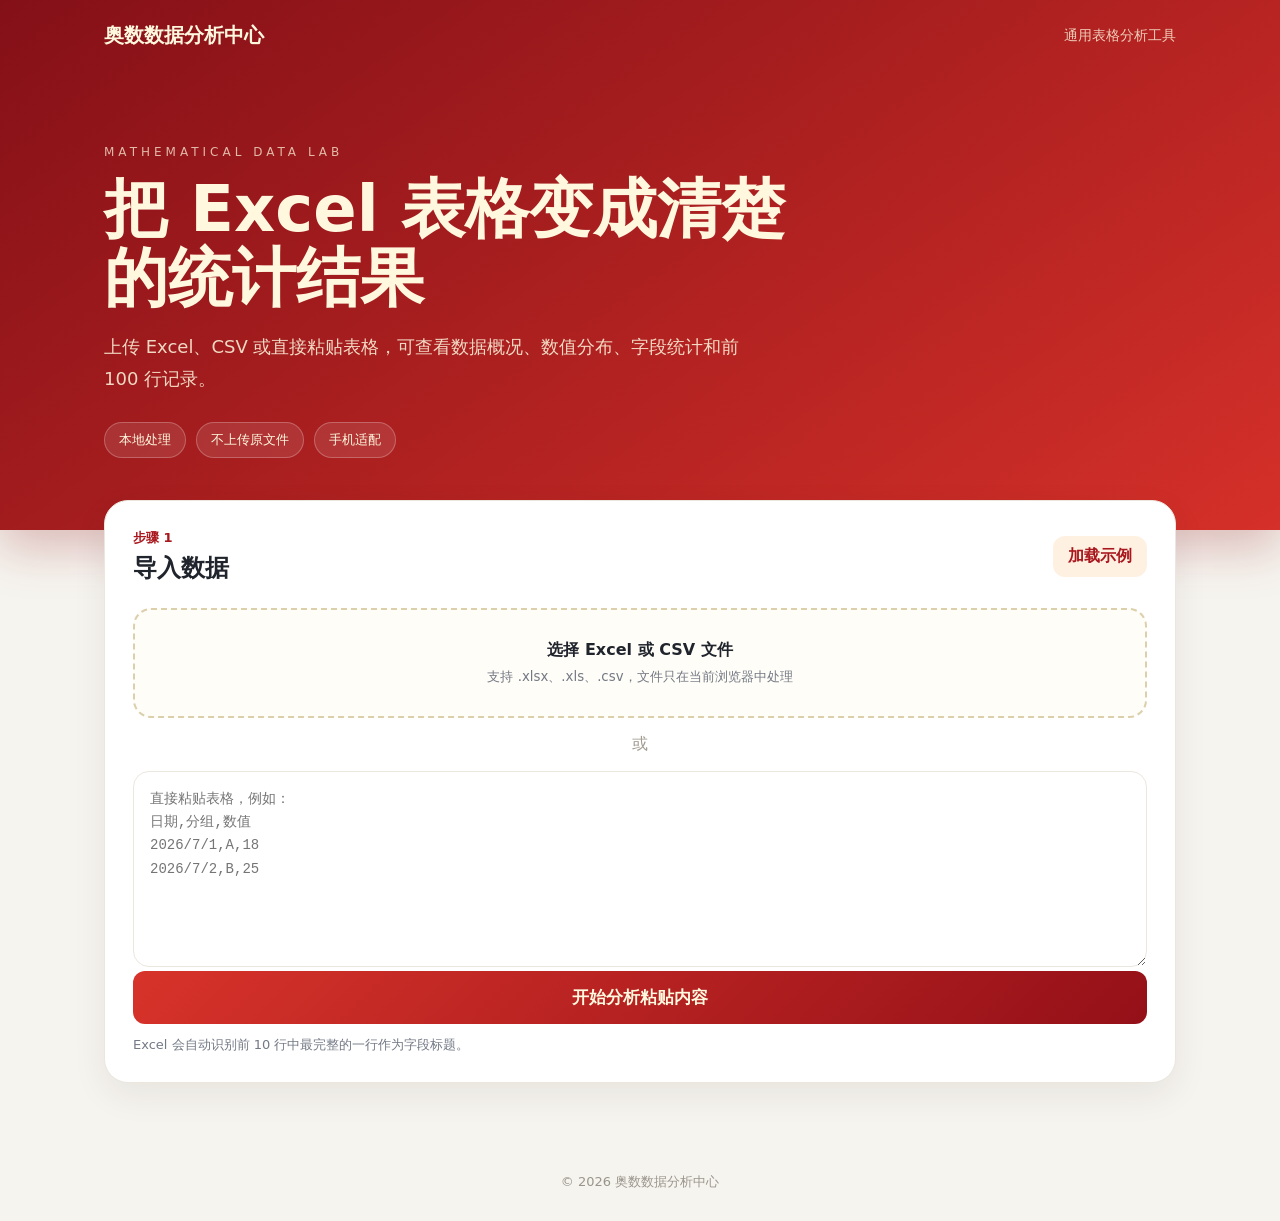
<file: index.html>
<!doctype html>
<html lang="zh-CN">
<head>
  <meta charset="UTF-8">
  <meta name="viewport" content="width=device-width,initial-scale=1,viewport-fit=cover">
  <title>奥数数据分析中心</title>
  <link rel="stylesheet" href="styles.css">
</head>
<body>
  <header class="hero">
    <div class="nav"><strong>奥数数据分析中心</strong><span>通用表格分析工具</span></div>
    <div class="hero-copy">
      <p class="eyebrow">MATHEMATICAL DATA LAB</p>
      <h1>把 Excel 表格变成清楚的统计结果</h1>
      <p>上传 Excel、CSV 或直接粘贴表格，可查看数据概况、数值分布、字段统计和前 100 行记录。</p>
      <div class="badges"><span>本地处理</span><span>不上传原文件</span><span>手机适配</span></div>
    </div>
  </header>
  <main>
    <section class="panel input-panel">
      <div class="section-head"><div><p class="step">步骤 1</p><h2>导入数据</h2></div><button id="loadDemo" class="ghost">加载示例</button></div>
      <label class="upload">
        <input id="fileInput" type="file" accept=".xlsx,.xls,.csv,text/csv">
        <span>选择 Excel 或 CSV 文件</span>
        <small>支持 .xlsx、.xls、.csv，文件只在当前浏览器中处理</small>
      </label>
      <div id="sheetBar" class="sheet-bar hidden">
        <label for="sheetSelect">选择工作表</label>
        <select id="sheetSelect"></select>
        <span id="sheetInfo"></span>
      </div>
      <div class="or">或</div>
      <textarea id="pasteInput" rows="7" placeholder="直接粘贴表格，例如：&#10;日期,分组,数值&#10;2026/7/1,A,18&#10;2026/7/2,B,25"></textarea>
      <button id="analyze" class="primary">开始分析粘贴内容</button>
      <p id="message" class="message">Excel 会自动识别前 10 行中最完整的一行作为字段标题。</p>
    </section>
    <section id="results" class="results hidden">
      <div id="genericResultHead" class="section-head"><div><p class="step">步骤 2</p><h2>分析结果</h2></div><button id="exportReport" class="ghost">导出报告</button></div>
      <div class="metrics">
        <article><span>记录数</span><strong id="rowCount">0</strong></article>
        <article><span>字段数</span><strong id="columnCount">0</strong></article>
        <article><span>数值字段</span><strong id="numericCount">0</strong></article>
        <article><span>完整率</span><strong id="completeRate">0%</strong></article>
      </div>
      <section id="historyDashboard" class="history-dashboard hidden">
        <div class="story-intro">
          <p class="eyebrow">2026 DATA STORY</p>
          <h2>2026年四项历史累计</h2>
          <p>四项数据依次向下展示，每项均保留期数、日期、结果、组合明细及累计变化。</p>
          <div class="story-notice">仅展示已经产生结果的历史期数，未完成的当期数据不进入历史累计。</div>
        </div>
        <div id="historyStories" class="history-stories"></div>
      </section>
      <div class="grid">
        <article class="panel chart-card"><div class="card-title"><h3>数值分布</h3><select id="numericField"></select></div><canvas id="chart" width="720" height="340"></canvas></article>
        <article class="panel summary-card"><h3>字段统计</h3><div id="summary"></div></article>
      </div>
      <article class="panel table-card"><div class="card-title"><h3>数据预览</h3><span>最多显示前 100 行</span></div><div class="table-wrap"><table id="dataTable"></table></div></article>
      <p class="disclaimer">本工具用于通用数学与数据统计，不提供任何现实交易、投注或收益决策建议。</p>
    </section>
  </main>
  <footer>© 2026 奥数数据分析中心</footer>
  <script src="https://cdn.sheetjs.com/xlsx-0.20.3/package/dist/xlsx.full.min.js"></script>
  <script src="app.js"></script>
</body>
</html>
</file>
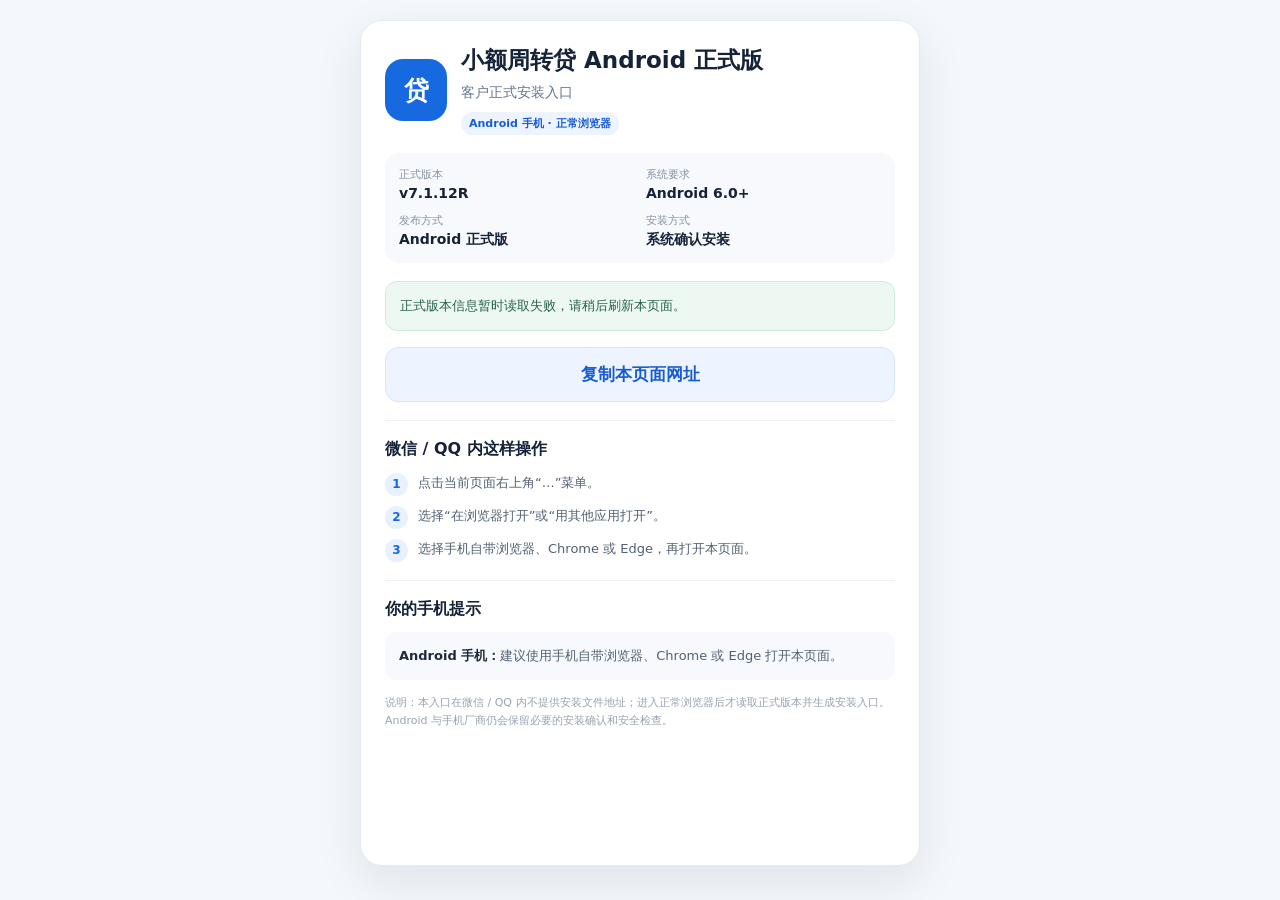
<file: app/index.html>
<!doctype html>
<html lang="zh-CN">
<head>
<meta charset="utf-8">
<meta name="viewport" content="width=device-width,initial-scale=1,viewport-fit=cover">
<meta name="robots" content="noindex,nofollow">
<title>小额周转贷 Android 正式版</title>
<style>
*{box-sizing:border-box}body{margin:0;background:#f4f7fb;color:#152238;font-family:system-ui,-apple-system,"Segoe UI","Microsoft YaHei",sans-serif}.wrap{min-height:100vh;padding:20px 16px 34px;display:flex;justify-content:center}.card{width:min(560px,100%);background:#fff;border:1px solid #e5ebf3;border-radius:22px;padding:24px;box-shadow:0 16px 48px rgba(23,48,80,.09)}.head{display:flex;gap:14px;align-items:center}.logo{width:62px;height:62px;border-radius:18px;background:#1769e0;color:#fff;display:grid;place-items:center;font-size:25px;font-weight:900;flex:0 0 auto}h1{font-size:23px;margin:0 0 5px}.sub{color:#66758a;font-size:14px;line-height:1.65}.tag{display:inline-block;padding:4px 8px;border-radius:999px;background:#eef4ff;color:#175cd3;font-size:11px;font-weight:800;margin-top:8px}.meta{margin:18px 0;padding:14px;border-radius:14px;background:#f7f9fc;display:grid;grid-template-columns:1fr 1fr;gap:12px}.meta span{display:block;font-size:11px;color:#8692a2}.meta b{display:block;margin-top:3px;font-size:14px}.status{margin:12px 0 16px;padding:13px 14px;border-radius:12px;background:#edf8f2;border:1px solid #cdebd9;color:#276448;font-size:13px;line-height:1.7}.status.warn{background:#fff8e8;border-color:#f4d79b;color:#81530a}.btn{display:block;width:100%;border:0;border-radius:13px;background:#1769e0;color:#fff;text-align:center;text-decoration:none;padding:15px 18px;font-size:17px;font-weight:900;cursor:pointer}.btn.secondary{margin-top:10px;background:#eef4ff;color:#175cd3;border:1px solid #d6e5ff}.section{margin-top:18px;padding-top:18px;border-top:1px solid #edf1f6}.section h2{font-size:16px;margin:0 0 12px}.steps{display:grid;gap:9px}.step{display:flex;gap:10px;align-items:flex-start;font-size:13px;color:#526174;line-height:1.65}.num{width:23px;height:23px;border-radius:999px;background:#e8f1ff;color:#1769e0;font-size:12px;font-weight:900;display:grid;place-items:center;flex:0 0 auto;margin-top:1px}.brand{margin-top:12px;padding:13px 14px;border-radius:12px;background:#f7f9fc;color:#526174;font-size:13px;line-height:1.7}.brand b{color:#1e293b}.small{font-size:11px;color:#97a2b1;margin-top:14px;line-height:1.6}.hidden{display:none!important}
</style>
</head>
<body>
<div class="wrap"><main class="card">
  <div class="head"><div class="logo">贷</div><div><h1>小额周转贷 Android 正式版</h1><div class="sub">客户正式安装入口</div><div id="tag" class="tag">正在识别打开环境…</div></div></div>
  <div class="meta"><div><span>正式版本</span><b id="version">v7.1.12R</b></div><div><span>系统要求</span><b>Android 6.0+</b></div><div><span>发布方式</span><b>Android 正式版</b></div><div><span>安装方式</span><b>系统确认安装</b></div></div>

  <div id="wxStatus" class="status warn hidden"><b>当前在微信 / QQ 内打开。</b><br>请点击右上角“…”菜单，选择“在浏览器打开”或“用其他应用打开”，再回到本页面继续。</div>
  <div id="browserStatus" class="status hidden">已进入正常浏览器环境。正式版本信息读取完成后即可下载安装。</div>

  <a id="installBtn" class="btn hidden" href="#">下载安装 Android 正式版</a>
  <button id="copyBtn" class="btn secondary" type="button">复制本页面网址</button>

  <section class="section">
    <h2>微信 / QQ 内这样操作</h2>
    <div class="steps"><div class="step"><div class="num">1</div><div>点击当前页面右上角“…”菜单。</div></div><div class="step"><div class="num">2</div><div>选择“在浏览器打开”或“用其他应用打开”。</div></div><div class="step"><div class="num">3</div><div>选择手机自带浏览器、Chrome 或 Edge，再打开本页面。</div></div></div>
  </section>

  <section class="section"><h2>你的手机提示</h2><div id="brand" class="brand">正在识别手机品牌…</div></section>
  <div class="small">说明：本入口在微信 / QQ 内不提供安装文件地址；进入正常浏览器后才读取正式版本并生成安装入口。Android 与手机厂商仍会保留必要的安装确认和安全检查。</div>
</main></div>
<script>
(function(){
  var ua=navigator.userAgent||'';
  var embedded=/MicroMessenger|QQ\//i.test(ua);
  var tag=document.getElementById('tag');
  var pageUrl=location.origin+location.pathname;
  function info(){
    if(/HUAWEI|HarmonyOS/i.test(ua))return ['华为手机','建议选择华为浏览器打开本页面；安装时按系统提示确认来源权限。'];
    if(/HONOR/i.test(ua))return ['荣耀手机','建议选择荣耀/系统浏览器打开本页面；安装时按系统提示确认来源权限。'];
    if(/Xiaomi|Redmi|MI\s|MIX/i.test(ua))return ['小米 / Redmi','建议选择小米浏览器打开本页面，下载后等待系统安全检查完成再继续安装。'];
    if(/OPPO|OnePlus/i.test(ua))return ['OPPO / 一加','建议选择系统浏览器打开本页面，下载后按系统安装检查提示继续。'];
    if(/vivo|iQOO/i.test(ua))return ['vivo / iQOO','建议选择系统浏览器打开本页面，下载后按系统安装检查提示继续。'];
    return ['Android 手机','建议使用手机自带浏览器、Chrome 或 Edge 打开本页面。'];
  }
  var bi=info();document.getElementById('brand').innerHTML='<b>'+bi[0]+'：</b>'+bi[1];
  tag.textContent=bi[0]+(embedded?' · 微信/QQ内':' · 正常浏览器');
  function copyPage(){
    var b=document.getElementById('copyBtn');
    function ok(){var old=b.textContent;b.textContent='已复制本页面网址';setTimeout(function(){b.textContent=old},1800)}
    if(navigator.clipboard&&navigator.clipboard.writeText){navigator.clipboard.writeText(pageUrl).then(ok).catch(function(){prompt('请复制下面网址',pageUrl)})}else{prompt('请复制下面网址',pageUrl)}
  }
  document.getElementById('copyBtn').onclick=copyPage;
  if(embedded){document.getElementById('wxStatus').classList.remove('hidden');return;}
  document.getElementById('browserStatus').classList.remove('hidden');
  fetch('../download/release.json?ts='+Date.now(),{cache:'no-store'}).then(function(r){if(!r.ok)throw new Error('release');return r.json()}).then(function(m){
    if(!m||!m.apk||!/^[^\\/?#]+\\.apk$/i.test(String(m.apk)))throw new Error('meta');
    if(m.version)document.getElementById('version').textContent='v'+String(m.version).replace(/^v/i,'');
    var btn=document.getElementById('installBtn');
    btn.href=new URL('../download/'+encodeURIComponent(String(m.apk)),location.href).href+'?v='+encodeURIComponent(m.version||'current');
    btn.setAttribute('download',String(m.apk));
    btn.classList.remove('hidden');
    document.getElementById('browserStatus').innerHTML='<b>已进入可下载安装环境。</b><br>点击下方按钮即可下载安装 Android 正式版。';
  }).catch(function(){document.getElementById('browserStatus').textContent='正式版本信息暂时读取失败，请稍后刷新本页面。';});
})();
</script>
</body>
</html>
</file>
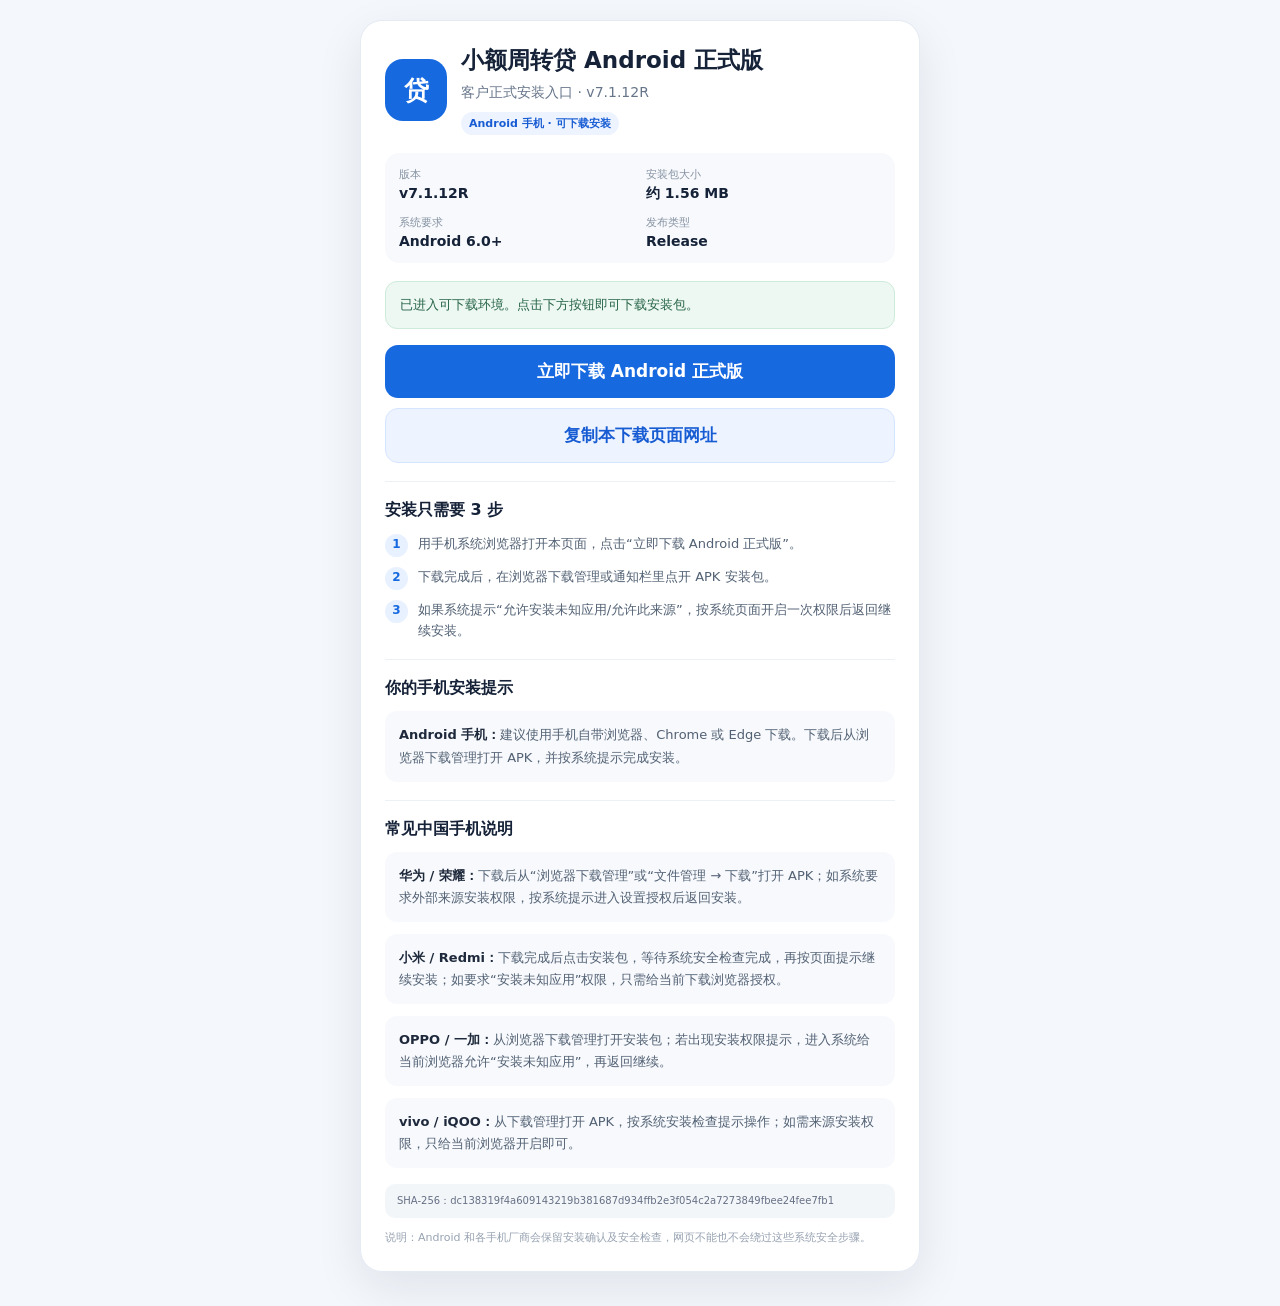
<file: download/index.html>
<!doctype html>
<html lang="zh-CN">
<head>
<meta charset="utf-8">
<meta name="viewport" content="width=device-width,initial-scale=1,viewport-fit=cover">
<meta name="robots" content="noindex,nofollow">
<title>小额周转贷 Android 正式版下载</title>
<style>
*{box-sizing:border-box}body{margin:0;background:#f4f7fb;color:#152238;font-family:system-ui,-apple-system,"Segoe UI","Microsoft YaHei",sans-serif}.wrap{min-height:100vh;padding:20px 16px 34px;display:flex;justify-content:center}.card{width:min(560px,100%);background:#fff;border:1px solid #e5ebf3;border-radius:22px;padding:24px;box-shadow:0 16px 48px rgba(23,48,80,.09)}.head{display:flex;gap:14px;align-items:center}.logo{width:62px;height:62px;border-radius:18px;background:#1769e0;color:#fff;display:grid;place-items:center;font-size:25px;font-weight:900;flex:0 0 auto}h1{font-size:23px;margin:0 0 5px}.sub{color:#66758a;font-size:14px;line-height:1.65}.meta{margin:18px 0;padding:14px;border-radius:14px;background:#f7f9fc;display:grid;grid-template-columns:1fr 1fr;gap:12px}.meta span{display:block;font-size:11px;color:#8692a2}.meta b{display:block;margin-top:3px;font-size:14px}.status{margin:12px 0 16px;padding:12px 14px;border-radius:12px;background:#edf8f2;border:1px solid #cdebd9;color:#276448;font-size:13px;line-height:1.65}.status.warn{background:#fff8e8;border-color:#f4d79b;color:#81530a}.btn{display:block;width:100%;border:0;border-radius:13px;background:#1769e0;color:#fff;text-align:center;text-decoration:none;padding:15px 18px;font-size:17px;font-weight:900;cursor:pointer}.btn.secondary{margin-top:10px;background:#eef4ff;color:#175cd3;border:1px solid #d6e5ff}.btn.ghost{margin-top:10px;background:#f8fafc;color:#475569;border:1px solid #e2e8f0}.section{margin-top:18px;padding-top:18px;border-top:1px solid #edf1f6}.section h2{font-size:16px;margin:0 0 12px}.steps{display:grid;gap:9px}.step{display:flex;gap:10px;align-items:flex-start;font-size:13px;color:#526174;line-height:1.65}.num{width:23px;height:23px;border-radius:999px;background:#e8f1ff;color:#1769e0;font-size:12px;font-weight:900;display:grid;place-items:center;flex:0 0 auto;margin-top:1px}.brandbox{margin-top:12px;padding:13px 14px;border-radius:12px;background:#f7f9fc;color:#526174;font-size:13px;line-height:1.7}.brandbox b{color:#1e293b}.hash{margin-top:16px;padding:10px 12px;border-radius:10px;background:#f3f6f9;color:#667085;font-size:10px;word-break:break-all}.small{font-size:11px;color:#97a2b1;margin-top:11px;line-height:1.6}.hidden{display:none!important}.guide{position:fixed;inset:0;background:rgba(15,23,42,.78);z-index:99;display:flex;align-items:flex-start;justify-content:center;padding:22px 16px}.guide-box{width:min(520px,100%);margin-top:10px;background:#fff;border-radius:20px;padding:20px;box-shadow:0 20px 60px rgba(0,0,0,.24)}.guide-arrow{text-align:right;font-size:42px;line-height:1;margin:-2px 4px 0 0}.guide h2{margin:0 0 8px;font-size:21px}.guide p{margin:0;color:#5c6b7e;line-height:1.7;font-size:14px}.guide .steps{margin-top:14px}.close{background:#f1f5f9;color:#334155;margin-top:10px}.browser-tag{display:inline-block;padding:4px 8px;border-radius:999px;background:#eef4ff;color:#175cd3;font-size:11px;font-weight:800;margin-top:8px}@media(max-width:420px){.card{padding:20px}.meta{grid-template-columns:1fr 1fr}h1{font-size:21px}}
</style>
</head>
<body>
<div class="wrap"><main class="card">
  <div class="head"><div class="logo">贷</div><div><h1>小额周转贷 Android 正式版</h1><div class="sub">客户正式安装入口 · v7.1.12R</div><div id="deviceTag" class="browser-tag">正在识别设备环境…</div></div></div>
  <div class="meta"><div><span>版本</span><b>v7.1.12R</b></div><div><span>安装包大小</span><b>约 1.56 MB</b></div><div><span>系统要求</span><b>Android 6.0+</b></div><div><span>发布类型</span><b>Release</b></div></div>

  <div id="normalStatus" class="status">已进入可下载环境。点击下方按钮即可下载安装包。</div>
  <div id="embeddedStatus" class="status warn hidden">当前在微信 / QQ 内置浏览器中。此类浏览器会拦截 APK，请先使用右上角菜单选择“在浏览器打开”。</div>

  <a id="downloadBtn" class="btn" href="./xiaoe-loan.apk?v=7.1.12R" download>立即下载 Android 正式版</a>
  <button id="guideBtn" class="btn hidden" type="button">查看如何用系统浏览器打开</button>
  <button id="copyBtn" class="btn secondary" type="button">复制本下载页面网址</button>

  <section class="section">
    <h2>安装只需要 3 步</h2>
    <div class="steps"><div class="step"><div class="num">1</div><div>用手机系统浏览器打开本页面，点击“立即下载 Android 正式版”。</div></div><div class="step"><div class="num">2</div><div>下载完成后，在浏览器下载管理或通知栏里点开 APK 安装包。</div></div><div class="step"><div class="num">3</div><div>如果系统提示“允许安装未知应用/允许此来源”，按系统页面开启一次权限后返回继续安装。</div></div></div>
  </section>

  <section class="section">
    <h2>你的手机安装提示</h2>
    <div id="brandBox" class="brandbox">正在识别手机品牌…</div>
  </section>

  <section class="section">
    <h2>常见中国手机说明</h2>
    <div class="brandbox"><b>华为 / 荣耀：</b>下载后从“浏览器下载管理”或“文件管理 → 下载”打开 APK；如系统要求外部来源安装权限，按系统提示进入设置授权后返回安装。</div>
    <div class="brandbox"><b>小米 / Redmi：</b>下载完成后点击安装包，等待系统安全检查完成，再按页面提示继续安装；如要求“安装未知应用”权限，只需给当前下载浏览器授权。</div>
    <div class="brandbox"><b>OPPO / 一加：</b>从浏览器下载管理打开安装包；若出现安装权限提示，进入系统给当前浏览器允许“安装未知应用”，再返回继续。</div>
    <div class="brandbox"><b>vivo / iQOO：</b>从下载管理打开 APK，按系统安装检查提示操作；如需来源安装权限，只给当前浏览器开启即可。</div>
  </section>

  <div class="hash">SHA-256：dc138319f4a609143219b381687d934ffb2e3f054c2a7273849fbee24fee7fb1</div>
  <div class="small">说明：Android 和各手机厂商会保留安装确认及安全检查，网页不能也不会绕过这些系统安全步骤。</div>
</main></div>

<div id="guide" class="guide hidden"><div class="guide-box"><div class="guide-arrow">↗</div><h2>微信 / QQ 内请这样操作</h2><p>不是安装包损坏，是内置浏览器限制 APK 下载。</p><div class="steps"><div class="step"><div class="num">1</div><div>点击当前页面右上角“…”菜单。</div></div><div class="step"><div class="num">2</div><div>选择“在浏览器打开”或“用其他应用打开”。</div></div><div class="step"><div class="num">3</div><div>选择华为浏览器、小米浏览器、OPPO/vivo浏览器、Chrome、Edge 等正常浏览器。</div></div><div class="step"><div class="num">4</div><div>重新进入本页后点击“立即下载 Android 正式版”。</div></div></div><button id="copyGuideBtn" class="btn secondary" type="button">复制本页面网址</button><button id="closeGuideBtn" class="btn close" type="button">知道了</button></div></div>

<script>
(function(){
  var ua=navigator.userAgent||'';
  var embedded=/MicroMessenger|QQ\//i.test(ua);
  var pageUrl=location.origin+location.pathname;
  var tag=document.getElementById('deviceTag');
  var brandBox=document.getElementById('brandBox');
  var downloadBtn=document.getElementById('downloadBtn');
  var guideBtn=document.getElementById('guideBtn');
  var guide=document.getElementById('guide');

  function brandInfo(){
    if(/HUAWEI|HarmonyOS/i.test(ua))return ['华为手机','下载完成后从华为浏览器“下载管理”或“文件管理 → 下载”打开 APK。遇到外部来源安装提示时，按系统页面给当前浏览器授权，再返回安装。'];
    if(/HONOR/i.test(ua))return ['荣耀手机','下载完成后从浏览器下载管理打开 APK。若出现“安装外部来源应用”提示，按系统页面给当前浏览器开启权限，再返回继续安装。'];
    if(/Xiaomi|Redmi|MI\s|MIX/i.test(ua))return ['小米 / Redmi','建议使用小米浏览器下载。下载后打开安装包，等待系统安全检查完成，再按提示安装；如需要“安装未知应用”权限，只给当前浏览器授权。'];
    if(/OPPO|OnePlus/i.test(ua))return ['OPPO / 一加','建议用系统浏览器下载。下载完成后从“下载管理”打开 APK；如系统要求允许此来源安装，给当前浏览器授权后返回安装。'];
    if(/vivo|iQOO/i.test(ua))return ['vivo / iQOO','建议用系统浏览器下载。下载完成后点开 APK，按系统安全检查提示继续；如需要来源安装权限，给当前浏览器授权即可。'];
    if(/Meizu/i.test(ua))return ['魅族手机','下载完成后从浏览器下载管理或文件管理打开 APK，按系统提示完成来源安装授权后继续。'];
    if(/Samsung/i.test(ua))return ['三星手机','下载完成后从浏览器下载列表打开 APK；如果提示安装未知应用，请在系统设置中只允许当前浏览器安装此来源应用。'];
    return ['Android 手机','建议使用手机自带浏览器、Chrome 或 Edge 下载。下载后从浏览器下载管理打开 APK，并按系统提示完成安装。'];
  }

  function copyPage(btn){
    function done(){var old=btn.textContent;btn.textContent='已复制网址';setTimeout(function(){btn.textContent=old},1800)}
    if(navigator.clipboard&&navigator.clipboard.writeText){navigator.clipboard.writeText(pageUrl).then(done).catch(function(){prompt('请复制下面网址',pageUrl)})}else{prompt('请复制下面网址',pageUrl)}
  }

  var info=brandInfo();
  tag.textContent=info[0]+(embedded?' · 内置浏览器':' · 可下载安装');
  brandBox.innerHTML='<b>'+info[0]+'：</b>'+info[1];

  if(embedded){
    document.getElementById('normalStatus').classList.add('hidden');
    document.getElementById('embeddedStatus').classList.remove('hidden');
    downloadBtn.classList.add('hidden');
    guideBtn.classList.remove('hidden');
    setTimeout(function(){guide.classList.remove('hidden')},250);
  }

  guideBtn.onclick=function(){guide.classList.remove('hidden')};
  document.getElementById('copyBtn').onclick=function(){copyPage(this)};
  document.getElementById('copyGuideBtn').onclick=function(){copyPage(this)};
  document.getElementById('closeGuideBtn').onclick=function(){guide.classList.add('hidden')};
})();
</script>
</body>
</html>
</file>
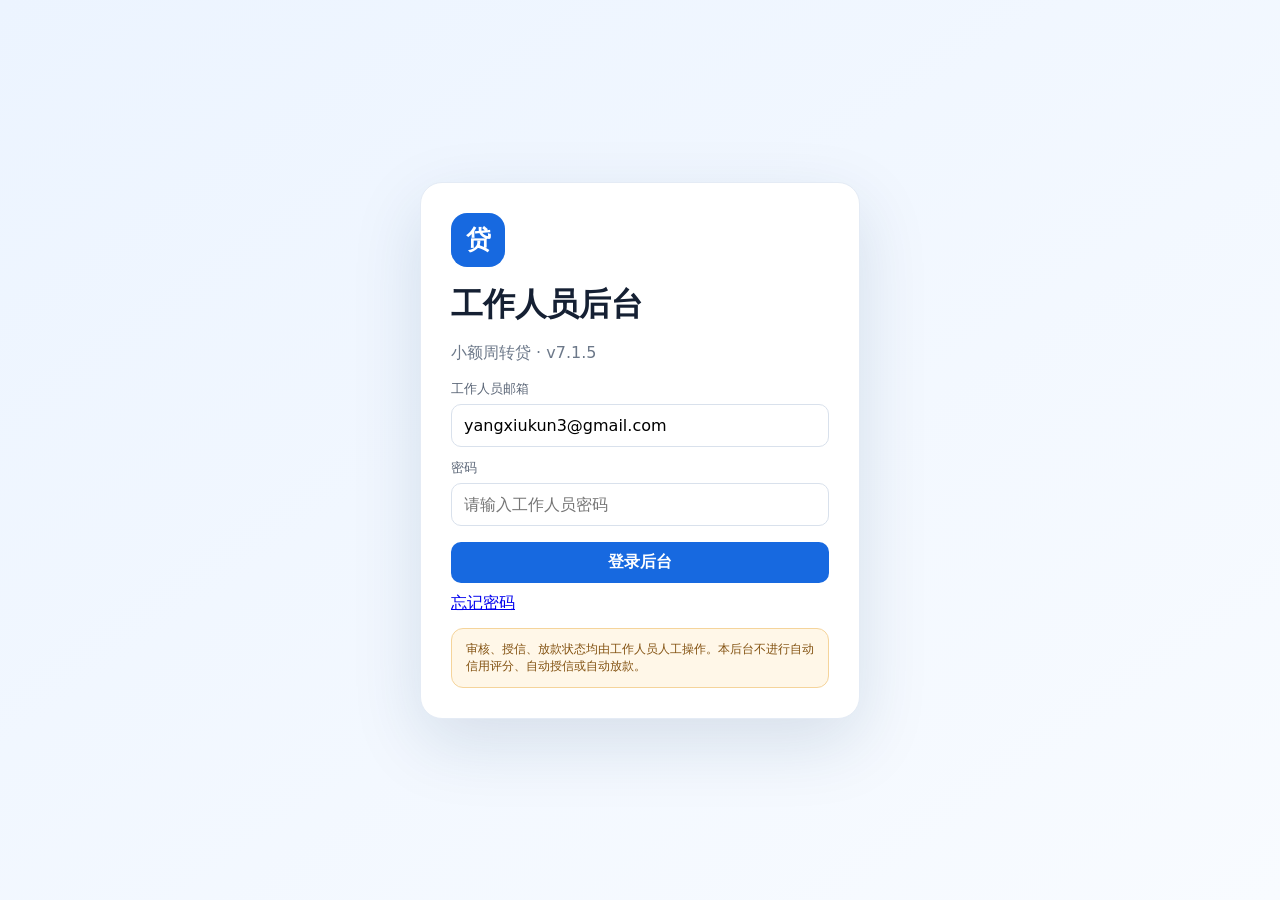
<file: xiaoe-staff/index.html>
<!doctype html>
<html lang="zh-CN">
<head>
<meta charset="utf-8"><meta name="viewport" content="width=device-width,initial-scale=1"><meta name="robots" content="noindex,nofollow">
<title>小额周转贷｜工作人员后台</title>
<style>
*{box-sizing:border-box}body{margin:0;font-family:system-ui,-apple-system,"Segoe UI","Microsoft YaHei",sans-serif;background:#f3f6fb;color:#152033}.hidden{display:none!important}button,input,select,textarea{font:inherit}.login{min-height:100vh;display:flex;align-items:center;justify-content:center;padding:24px;background:linear-gradient(145deg,#ecf4ff,#f8fbff)}.login-card{width:min(440px,100%);background:#fff;border-radius:22px;padding:30px;box-shadow:0 24px 70px rgba(18,52,94,.13);border:1px solid #e4ebf5}.logo{width:54px;height:54px;border-radius:16px;background:#1769e0;color:#fff;display:grid;place-items:center;font-size:25px;font-weight:900;margin-bottom:16px}.muted{color:#6c7889}.small{font-size:12px}.field{margin-top:12px}.field label{display:block;font-size:13px;color:#5b6677;margin-bottom:6px}.field input,.field select,.field textarea,.toolbar input,.toolbar select{width:100%;padding:11px 12px;border:1px solid #d9e1ec;border-radius:10px;background:#fff;outline:none}.field input:focus,.field select:focus,.field textarea:focus,.toolbar input:focus,.toolbar select:focus{border-color:#1769e0;box-shadow:0 0 0 3px rgba(23,105,224,.09)}.btn{border:0;border-radius:10px;padding:10px 14px;font-weight:700;cursor:pointer;background:#1769e0;color:#fff}.btn.secondary{background:#eef3f8;color:#314155}.btn.success{background:#087a4b}.btn.danger{background:#b42318}.btn.warn{background:#b56a00}.btn.block{width:100%}.btn:disabled{opacity:.55;cursor:not-allowed}.err{color:#b42318;font-size:13px;margin-top:10px;white-space:pre-wrap}.shell{display:grid;grid-template-columns:240px 1fr;min-height:100vh}.side{background:#14233f;color:#fff;padding:22px 14px;position:sticky;top:0;height:100vh}.brand{font-size:20px;font-weight:900;padding:2px 10px 22px}.brand small{display:block;color:#8ea6c8;font-size:11px;font-weight:500;margin-top:5px}.nav button{width:100%;text-align:left;border:0;background:transparent;color:#c5d3e6;padding:12px 14px;border-radius:10px;margin:3px 0;cursor:pointer;position:relative}.nav button.active,.nav button:hover{background:#22395e;color:#fff}.nav-count{float:right;background:#d92d20;color:#fff;border-radius:999px;padding:1px 7px;font-size:11px}.sidefoot{position:absolute;left:14px;right:14px;bottom:18px}.main{padding:24px;min-width:0}.top{display:flex;justify-content:space-between;gap:12px;align-items:center;margin-bottom:20px}.top-actions{display:flex;gap:8px;align-items:center}.cards{display:grid;grid-template-columns:repeat(5,minmax(140px,1fr));gap:12px}.card,.section{background:#fff;border-radius:14px;padding:16px;box-shadow:0 2px 10px rgba(20,50,90,.05);border:1px solid #e9eef5}.metric{font-size:28px;font-weight:900;margin-top:7px}.notice{margin-top:14px;padding:12px 14px;border-radius:12px;background:#fff7e8;color:#835211;border:1px solid #f5d49b}.okbox{background:#ecf9f2;color:#16734b;border-color:#bce8d1}.toolbar{display:grid;grid-template-columns:minmax(220px,1fr) 190px auto;gap:10px;margin:14px 0}.tablewrap{background:#fff;border-radius:14px;overflow:auto;border:1px solid #e9eef5}table{width:100%;border-collapse:collapse;min-width:980px}th,td{padding:12px 14px;border-bottom:1px solid #edf1f6;text-align:left;font-size:14px;vertical-align:top}th{background:#fafcff;position:sticky;top:0;z-index:1}.link{color:#175cd3;font-weight:800;cursor:pointer}.badge{display:inline-block;padding:4px 8px;border-radius:999px;background:#edf2f7;font-size:12px;white-space:nowrap}.badge.pending{background:#fff4dd;color:#8a5b00}.badge.pass{background:#eaf8ef;color:#16734b}.badge.reject{background:#fff0f0;color:#b42318}.drawer{position:fixed;inset:0;background:rgba(9,20,39,.42);display:flex;justify-content:flex-end;z-index:20}.panel{width:min(900px,97vw);height:100%;overflow:auto;background:#f5f8fc;padding:22px}.panel-head{display:flex;justify-content:space-between;gap:12px;align-items:flex-start;margin-bottom:14px}.grid2{display:grid;grid-template-columns:1fr 1fr;gap:12px}.grid3{display:grid;grid-template-columns:repeat(3,1fr);gap:12px}.section{margin:12px 0}.section h3{margin:0 0 12px}.actions{display:flex;gap:10px;flex-wrap:wrap;margin-top:12px}.gallery{display:grid;grid-template-columns:repeat(3,1fr);gap:10px}.media-card{background:#f8fafc;border:1px solid #e4eaf2;border-radius:12px;padding:8px}.media-card img,.media-card video{width:100%;height:180px;object-fit:contain;background:#111;border-radius:8px;cursor:pointer}.media-title{font-size:12px;color:#526174;margin-top:6px;word-break:break-all}.toast{position:fixed;right:22px;bottom:22px;background:#14233f;color:#fff;padding:12px 16px;border-radius:10px;z-index:40;max-width:min(560px,90vw);white-space:pre-wrap}.viewer{position:fixed;inset:0;background:rgba(0,0,0,.92);z-index:60;display:flex;align-items:center;justify-content:center;padding:18px}.viewer img,.viewer video{max-width:96vw;max-height:94vh;object-fit:contain}.split{display:flex;justify-content:space-between;gap:12px;align-items:center}.statusline{font-size:12px;color:#607086;margin-top:4px}.version{font-size:11px;color:#8ca0bb;margin-top:4px}.profile-grid{display:grid;grid-template-columns:1fr 1fr;gap:10px}.profile-grid .field{margin-top:0}.chat-layout{display:grid;grid-template-columns:320px 1fr;gap:12px;min-height:620px}.threads{background:#fff;border:1px solid #e9eef5;border-radius:14px;overflow:auto;max-height:720px}.thread{padding:13px;border-bottom:1px solid #edf1f6;cursor:pointer}.thread.active,.thread:hover{background:#eef5ff}.thread-title{font-weight:800}.chatbox{background:#fff;border:1px solid #e9eef5;border-radius:14px;display:flex;flex-direction:column;min-width:0}.chathead{padding:14px;border-bottom:1px solid #edf1f6;font-weight:800}.messages{flex:1;padding:15px;overflow:auto;max-height:570px}.msg{max-width:76%;margin:8px 0;padding:10px 12px;border-radius:12px;background:#eef3f8;white-space:pre-wrap;word-break:break-word}.msg.staff{margin-left:auto;background:#dcecff}.msg-meta{font-size:11px;color:#718096;margin-top:5px}.quick-replies{padding:10px 12px 0;border-top:1px solid #edf1f6;background:#fbfdff}.quick-title{display:flex;justify-content:space-between;gap:10px;align-items:center;font-size:12px;color:#65758a;margin-bottom:8px}.quick-pills{display:flex;gap:7px;flex-wrap:wrap}.quick-pill{border:1px solid #d8e5f6;background:#f3f7fd;color:#245b9e;border-radius:999px;padding:6px 10px;font-size:12px;cursor:pointer}.quick-pill:hover{background:#e7f1ff;border-color:#b9d2f3}.script-picker{display:grid;grid-template-columns:150px minmax(220px,1fr) auto;gap:8px;margin-top:9px}.script-picker select{min-width:0;padding:8px 9px;border:1px solid #d9e1ec;border-radius:9px;background:#fff}.composer{padding:10px 12px 12px;display:grid;grid-template-columns:1fr auto;gap:8px}.composer textarea{resize:vertical;min-height:76px;padding:10px;border:1px solid #d9e1ec;border-radius:10px}.composer-help{grid-column:1/-1;font-size:11px;color:#8794a6}.composer textarea:focus,.script-picker select:focus{outline:none;border-color:#1769e0;box-shadow:0 0 0 3px rgba(23,105,224,.08)}.warnline{font-size:12px;color:#8a5b00;margin-top:8px}.download-note{font-size:12px;color:#7a2e0e;margin-top:8px}.row-actions{display:flex;gap:6px;flex-wrap:wrap;min-width:180px}.mini-btn{border:0;border-radius:8px;padding:7px 9px;font-size:12px;font-weight:800;cursor:pointer}.mini-btn.save{background:#eef3f8;color:#314155}.mini-btn.trash{background:#fff4dd;color:#8a5b00}.mini-btn.restore{background:#eaf8ef;color:#16734b}.mini-btn.delete{background:#fff0f0;color:#b42318}.dangerbox{background:#fff3f1;border:1px solid #f7c5bd;color:#912018;padding:10px 12px;border-radius:10px;margin-top:10px}@media(max-width:1000px){.cards{grid-template-columns:repeat(2,1fr)}.grid3{grid-template-columns:1fr 1fr}}@media(max-width:820px){.shell{grid-template-columns:1fr}.side{height:auto;position:static}.sidefoot{position:static;margin-top:14px}.nav{display:flex;overflow:auto}.nav button{white-space:nowrap;width:auto}.main{padding:14px}.grid2,.grid3,.profile-grid,.chat-layout{grid-template-columns:1fr}.toolbar{grid-template-columns:1fr}.gallery{grid-template-columns:1fr 1fr}.panel{width:100vw;padding:14px}.script-picker{grid-template-columns:1fr}.composer{grid-template-columns:1fr}.composer .btn{width:100%}}
</style>
</head>
<body>
<div id="login" class="login"><div class="login-card"><div class="logo">贷</div><h1 style="margin:0">工作人员后台</h1><p class="muted">小额周转贷 · v7.1.5</p><div class="field"><label>工作人员邮箱</label><input id="email" type="email" value="yangxiukun3@gmail.com" autocomplete="username"></div><div class="field"><label>密码</label><input id="password" type="password" autocomplete="current-password" placeholder="请输入工作人员密码"></div><button id="loginBtn" class="btn block" style="margin-top:16px">登录后台</button><div style="margin-top:10px"><a href="forgot.html">忘记密码</a></div><div id="loginErr" class="err"></div><div class="notice small">审核、授信、放款状态均由工作人员人工操作。本后台不进行自动信用评分、自动授信或自动放款。</div></div></div>
<div id="app" class="shell hidden"><aside class="side"><div class="brand">小额周转贷后台<small id="staffName">工作人员</small></div><div class="nav"><button class="active" data-page="dashboard">仪表盘</button><button data-page="applications">申请审核</button><button data-page="trash">回收站 <span id="trashCount" class="nav-count hidden">0</span></button><button data-page="support">客服聊天 <span id="supportUnread" class="nav-count hidden">0</span></button><button data-page="sms">短信记录</button></div><div class="sidefoot"><button id="logoutBtn" class="btn secondary block">退出登录</button><div class="version">v7.1.5 · 快捷话术 · Enter发送 · 1秒客服刷新</div></div></aside><main class="main"><div class="top"><div><h2 id="pageTitle" style="margin:0">仪表盘</h2><div id="cloudState" class="statusline">正在连接真实云端…</div></div><div class="top-actions"><button id="refreshBtn" class="btn secondary">刷新</button></div></div>
<section id="dashboardPage"><div class="cards"><div class="card"><div class="muted">全部申请</div><div id="mTotal" class="metric">-</div></div><div class="card"><div class="muted">待人工审核</div><div id="mPending" class="metric">-</div></div><div class="card"><div class="muted">已通过</div><div id="mPassed" class="metric">-</div></div><div class="card"><div class="muted">待打款/处理中</div><div id="mPayout" class="metric">-</div></div><div class="card"><div class="muted">客服未读</div><div id="mSupport" class="metric">-</div></div></div><div class="notice okbox">列表只读取申请号、金额、状态等轻量字段；图片、身份证资料只在打开单笔申请时加载，避免触发接口单次响应上限。</div></section>
<section id="applicationsPage" class="hidden"><div class="toolbar"><input id="q" placeholder="申请号 / 客户姓名 / 手机尾号"><select id="statusFilter"><option value="">全部审核状态</option><option>待人工审核</option><option>已通过</option><option>未通过</option></select><button id="searchBtn" class="btn">查询</button></div><div class="tablewrap"><table><thead><tr><th>申请号</th><th>客户</th><th>申请金额</th><th>期限</th><th>审核状态</th><th>授信金额</th><th>贷款状态</th><th>打款状态</th><th>提交时间</th><th>操作</th></tr></thead><tbody id="appRows"></tbody></table></div></section>
<section id="trashPage" class="hidden"><div class="notice">回收站中的申请已从客户 APP 隐藏。恢复后重新显示；永久删除不可撤销，且不会删除客户账号。</div><div class="tablewrap" style="margin-top:14px"><table><thead><tr><th>申请号</th><th>客户</th><th>申请金额</th><th>审核状态</th><th>移入时间</th><th>操作</th></tr></thead><tbody id="trashRows"></tbody></table></div></section>
<section id="supportPage" class="hidden"><div class="chat-layout"><div id="threadList" class="threads"></div><div class="chatbox"><div id="chatHead" class="chathead">请选择一个客户会话</div><div id="chatMessages" class="messages"><div class="muted">客户从 APP“消息 → 在线客服”发送的内容会显示在这里。</div></div><div class="quick-replies"><div class="quick-title"><b>快捷回复</b><span>Alt+1～6 选择 · Enter发送</span></div><div id="quickPills" class="quick-pills"></div><div class="script-picker"><select id="scriptCategory" aria-label="话术分类"></select><select id="scriptText" aria-label="聊天话术"></select><button id="insertScriptBtn" class="btn secondary" type="button">带入话术</button></div></div><div class="composer"><textarea id="replyText" placeholder="输入工作人员回复…（Enter发送，Shift+Enter换行）"></textarea><button id="replyBtn" class="btn" disabled>发送回复</button><div class="composer-help">Enter 发送 · Shift+Enter 换行 · Alt+1～6 快捷带入常用话术；所有话术均可修改后再发送。</div></div></div></div></section>
<section id="smsPage" class="hidden"><div class="tablewrap"><table><thead><tr><th>时间</th><th>申请号</th><th>客户</th><th>事件</th><th>模板</th><th>状态</th><th>错误</th></tr></thead><tbody id="smsRows"></tbody></table></div></section>
</main></div>
<div id="drawer" class="drawer hidden"><div class="panel"><div class="panel-head"><div><h2 id="dTitle" style="margin:0">申请详情</h2><div id="dSub" class="muted"></div></div><div class="actions" style="margin-top:0"><button id="exportBtn" class="btn secondary">下载本申请完整资料</button><button id="closeDrawerBtn" class="btn secondary">关闭</button></div></div><div id="dBody"></div></div></div>
<div id="toast" class="toast hidden"></div><div id="viewer" class="viewer hidden"></div>
<script>
(function(){'use strict';
var AUTH='https://ep-broad-haze-aw0tk2ug.neonauth.c-12.us-east-1.aws.neon.tech/neondb/auth';
var DATA='https://ep-broad-haze-aw0tk2ug.apirest.c-12.us-east-1.aws.neon.tech/neondb/rest/v1';
var S={jwt:null,user:null,staff:null,apps:[],customers:{},payouts:{},support:[],threadKey:null,current:'dashboard',detail:null,supportPolling:false,lastSupportId:0};
var SUPPORT_SCRIPTS={
  '欢迎接待':[
    '您好，这里是小额易贷在线客服，请问有什么可以帮助您？',
    '您好，您的消息已收到，请告诉我您目前遇到的具体问题，我帮您核对。'
  ],
  '下载安装':[
    '请使用手机自带浏览器打开官方下载链接，下载完成后点击“小额易贷.apk”，再按手机系统提示完成安装。',
    '如果手机提示“禁止安装未知来源应用”，请在系统提示中允许当前浏览器安装应用，然后返回继续安装。'
  ],
  '申请资料':[
    '请您按申请页面提示如实填写资料并确认无误后提交，提交成功后请留意申请记录和系统通知。',
    '如果资料页面无法提交，请检查必填项、地区选择和图片资料是否完整；仍无法提交的话请告诉我卡在哪一步。'
  ],
  '审核进度':[
    '您的申请需要工作人员人工审核，具体结果以APP“申请记录”和“系统通知”显示为准，请留意后续状态更新。',
    '我可以帮您核对当前申请状态，请提供您APP里显示的申请号。'
  ],
  '授信放款':[
    '审批通过后，APP会显示本次授信金额、审批期限和当前状态；实际放款状态请以APP最新显示为准。',
    '申请金额和最终授信金额可能不同，请以审核完成后APP显示的“本次授信金额”为准。'
  ],
  '还款咨询':[
    '放款完成后，请在APP贷款详情中查看还款计划、每期金额和到期时间，并按页面显示信息还款。',
    '如果您对某一期还款金额或日期有疑问，请把期数和页面显示内容发给我，我帮您核对。'
  ],
  '结束语':[
    '好的，您的问题我这边已经说明，如还有其他问题可以继续在这里留言。',
    '感谢您的咨询，请留意APP系统通知和申请状态更新。'
  ]
};
var QUICK_SCRIPTS=[
  SUPPORT_SCRIPTS['欢迎接待'][0],
  SUPPORT_SCRIPTS['审核进度'][0],
  SUPPORT_SCRIPTS['申请资料'][0],
  SUPPORT_SCRIPTS['授信放款'][1],
  SUPPORT_SCRIPTS['下载安装'][0],
  SUPPORT_SCRIPTS['结束语'][0]
];
var $=function(id){return document.getElementById(id)};
function esc(v){return String(v===null||v===undefined?'':v).replace(/[&<>"']/g,function(c){return {'&':'&amp;','<':'&lt;','>':'&gt;','"':'&quot;',"'":'&#39;'}[c]})}
function money(v){if(v===null||v===undefined||v==='')return '—';var n=Number(v);return isFinite(n)?'¥'+n.toLocaleString('zh-CN',{maximumFractionDigits:2}):'—'}
function dt(v){return v?new Date(v).toLocaleString('zh-CN',{hour12:false}):'—'}
function safeJson(v,d){try{return typeof v==='string'?JSON.parse(v):v||d}catch(e){return d}}
function toast(t){var e=$('toast');e.textContent=t;e.classList.remove('hidden');setTimeout(function(){e.classList.add('hidden')},3500)}
function badgeClass(s){return s==='已通过'?'pass':s==='未通过'?'reject':'pending'}
async function authReq(path,opt){opt=opt||{};var r=await fetch(AUTH+path,{method:opt.method||'GET',headers:Object.assign({'Content-Type':'application/json'},opt.headers||{}),body:opt.body,credentials:'include'});var text=await r.text(),b=null;try{b=text?JSON.parse(text):null}catch(e){b=text}var h=r.headers.get('set-auth-jwt');if(h)S.jwt=h;var j=b&&((b.session&&b.session.access_token)||(b.data&&b.data.session&&b.data.session.access_token)||b.token||(b.data&&b.data.token));if(j&&String(j).split('.').length===3)S.jwt=j;var u=b&&((b.user)||(b.data&&b.data.user)||(b.session&&b.session.user)||(b.data&&b.data.session&&b.data.session.user));if(u)S.user=u;if(!r.ok)throw new Error((b&&((b.message)||(b.error&&b.error.message)||b.error))||text||('HTTP '+r.status));return b}
async function renewSession(){try{await authReq('/get-session',{method:'GET'})}catch(e){}if(!S.jwt){try{var x=await authReq('/token',{method:'GET'});if(x&&(x.token||(x.data&&x.data.token)))S.jwt=x.token||(x.data&&x.data.token)}catch(e2){}}return !!S.jwt}
async function api(path,opt,retry){opt=opt||{};if(retry===undefined)retry=true;if(!S.jwt)await renewSession();if(!S.jwt)throw new Error('云端登录已失效，请重新登录');var r=await fetch(DATA+'/'+path,{method:opt.method||'GET',headers:Object.assign({Authorization:'Bearer '+S.jwt,Accept:'application/json','Content-Type':'application/json',Prefer:opt.prefer||'return=representation'},opt.headers||{}),body:opt.body===undefined?undefined:JSON.stringify(opt.body)});var text=await r.text(),b=null;try{b=text?JSON.parse(text):null}catch(e){b=text}if(!r.ok){var msg=(b&&((b.message)||(b.details)||(b.hint)))||String(b||text||('HTTP '+r.status));if(retry&&(r.status===401||/jwt|token.*expir|expired/i.test(msg))){S.jwt=null;await renewSession();if(S.jwt)return api(path,opt,false)}throw new Error(msg)}return b}
async function bestEffortAudit(action,key,details){try{await api('audit_logs',{method:'POST',body:{actor_auth_user_id:S.user&&S.user.id?S.user.id:null,action_code:action,entity_type:'loan_application',entity_key:String(key||''),details:JSON.stringify(details||{})}})}catch(e){console.warn(e)}}
async function login(){var email=$('email').value.trim(),password=$('password').value;if(!email||!password){$('loginErr').textContent='请输入工作人员邮箱和密码';return}$('loginErr').textContent='';$('loginBtn').disabled=true;try{await authReq('/sign-in/email',{method:'POST',body:JSON.stringify({email:email,password:password,rememberMe:true})});await renewSession();if(!S.user)throw new Error('未取得登录用户');var rows=await api('staff_users?select=*&auth_user_id=eq.'+encodeURIComponent(S.user.id));var staff=rows&&rows[0];if(!staff||staff.active!==true)throw new Error('该账号未获得工作人员权限');S.staff=staff;$('staffName').textContent=(staff.display_name||'工作人员')+' · '+(staff.role_code||'staff');$('login').classList.add('hidden');$('app').classList.remove('hidden');await loadAll()}catch(e){$('loginErr').textContent='登录失败：'+e.message;S.jwt=null;S.user=null;S.staff=null}finally{$('loginBtn').disabled=false}}
async function logout(){try{await authReq('/sign-out',{method:'POST',body:'{}'})}catch(e){}location.reload()}
function go(page){S.current=page;document.querySelectorAll('.nav button').forEach(function(b){b.classList.toggle('active',b.dataset.page===page)});['dashboard','applications','trash','support','sms'].forEach(function(x){$(x+'Page').classList.toggle('hidden',x!==page)});$('pageTitle').textContent={dashboard:'仪表盘',applications:'申请审核',trash:'回收站',support:'客服聊天',sms:'短信记录'}[page];if(page==='applications')renderApplications();if(page==='trash')renderTrash();if(page==='support')loadSupport();if(page==='sms')loadSms(false)}
async function loadAll(){try{$('cloudState').textContent='正在读取轻量列表…';await Promise.all([loadCore(),loadSupport(true),loadSms(true)]);renderApplications();renderTrash();loadDashboard();$('cloudState').textContent='真实云端已连接 · '+new Date().toLocaleTimeString('zh-CN',{hour12:false})}catch(e){$('cloudState').textContent='云端连接失败：'+e.message;toast(e.message)}}
async function loadCore(){var appSel='id,customer_id,application_no,apply_amount,requested_term,purpose_code,status,approved_amount,approved_term,loan_status,allow_reapply,submitted_at,reviewed_at,updated_at,trashed_at,trashed_by_auth_user_id';var custSel='id,customer_key,auth_user_id,display_name,phone_last4,account_status,updated_at';var paySel='id,application_id,payout_status,payout_amount,txn_ref,fail_reason,internal_note,started_at,completed_at,created_at,updated_at';var rs=await Promise.all([api('loan_applications?select='+appSel+'&order=submitted_at.desc'),api('customers?select='+custSel),api('payout_records?select='+paySel+'&order=id.desc')]);S.apps=rs[0]||[];S.customers={};(rs[1]||[]).forEach(function(c){S.customers[String(c.id)]=c});S.payouts={};(rs[2]||[]).forEach(function(p){var k=String(p.application_id);if(!S.payouts[k])S.payouts[k]=p})}
function loadDashboard(){var active=S.apps.filter(function(a){return !a.trashed_at}),pending=0,passed=0,payout=0;active.forEach(function(a){if(a.status==='待人工审核'||a.status==='待审核')pending++;if(a.status==='已通过')passed++;var p=S.payouts[String(a.id)];if(p&&(p.payout_status==='待打款'||p.payout_status==='打款处理中'))payout++});$('mTotal').textContent=active.length;$('mPending').textContent=pending;$('mPassed').textContent=passed;$('mPayout').textContent=payout;var t=S.apps.filter(function(a){return !!a.trashed_at}).length,b=$('trashCount');b.textContent=t;b.classList.toggle('hidden',t===0);updateSupportBadge()}
function renderApplications(){var query=$('q').value.trim().toLowerCase(),sf=$('statusFilter').value;var rows=S.apps.filter(function(a){if(a.trashed_at)return false;var c=S.customers[String(a.customer_id)]||{};var hay=[a.application_no,c.display_name,c.customer_key,c.phone_last4].join(' ').toLowerCase();return (!query||hay.indexOf(query)>=0)&&(!sf||a.status===sf)});$('appRows').innerHTML=rows.map(function(a){var c=S.customers[String(a.customer_id)]||{},p=S.payouts[String(a.id)]||{};return '<tr><td><span class="link" data-open="'+esc(a.id)+'">'+esc(a.application_no)+'</span></td><td>'+esc(c.display_name||c.customer_key||'客户')+'<br><span class="muted small">尾号 '+esc(c.phone_last4||'—')+'</span></td><td>'+money(a.apply_amount)+'</td><td>'+esc(a.requested_term)+'个月</td><td><span class="badge '+badgeClass(a.status)+'">'+esc(a.status)+'</span></td><td>'+money(a.approved_amount)+'</td><td>'+esc(a.loan_status||'—')+'</td><td>'+esc(p.payout_status||'—')+'</td><td>'+dt(a.submitted_at)+'</td><td><div class="row-actions"><button class="mini-btn save" data-download="'+esc(a.id)+'">下载保存</button><button class="mini-btn trash" data-trash="'+esc(a.id)+'">移入回收站</button></div></td></tr>'}).join('')||'<tr><td colspan="11" class="muted">暂无匹配申请</td></tr>';document.querySelectorAll('[data-open]').forEach(function(x){x.onclick=function(){openDetail(x.dataset.open)}});document.querySelectorAll('[data-download]').forEach(function(x){x.onclick=function(e){e.stopPropagation();downloadApplicationById(x.dataset.download)}});document.querySelectorAll('[data-trash]').forEach(function(x){x.onclick=function(e){e.stopPropagation();moveToTrash(x.dataset.trash)}})}
function renderTrash(){var rows=S.apps.filter(function(a){return !!a.trashed_at}).sort(function(a,b){return new Date(b.trashed_at)-new Date(a.trashed_at)});$('trashRows').innerHTML=rows.map(function(a){var c=S.customers[String(a.customer_id)]||{};return '<tr><td><span class="link" data-open-trash="'+esc(a.id)+'">'+esc(a.application_no)+'</span></td><td>'+esc(c.display_name||c.customer_key||'客户')+'<br><span class="muted small">尾号 '+esc(c.phone_last4||'—')+'</span></td><td>'+money(a.apply_amount)+'</td><td><span class="badge '+badgeClass(a.status)+'">'+esc(a.status)+'</span></td><td>'+dt(a.trashed_at)+'</td><td><div class="row-actions"><button class="mini-btn save" data-download-trash="'+esc(a.id)+'">下载保存</button><button class="mini-btn restore" data-restore="'+esc(a.id)+'">恢复</button><button class="mini-btn delete" data-permanent-delete="'+esc(a.id)+'">永久删除</button></div></td></tr>'}).join('')||'<tr><td colspan="6" class="muted">回收站为空</td></tr>';document.querySelectorAll('[data-open-trash]').forEach(function(x){x.onclick=function(){openDetail(x.dataset.openTrash)}});document.querySelectorAll('[data-download-trash]').forEach(function(x){x.onclick=function(e){e.stopPropagation();downloadApplicationById(x.dataset.downloadTrash)}});document.querySelectorAll('[data-restore]').forEach(function(x){x.onclick=function(e){e.stopPropagation();restoreApplication(x.dataset.restore)}});document.querySelectorAll('[data-permanent-delete]').forEach(function(x){x.onclick=function(e){e.stopPropagation();permanentDeleteApplication(x.dataset.permanentDelete)}})}
var FIELDS=[['fullName','姓名'],['phone','手机号'],['idNumber','身份证号'],['sex','性别'],['birthday','出生日期'],['idValidStart','证件有效期开始'],['idValidEnd','证件有效期结束'],['registeredAddress','户籍地址'],['province','现居省份'],['city','现居城市'],['district','现居区/县'],['street','现居详细地址'],['housing','住房情况'],['vehicle','车辆情况'],['occupation','职业'],['workUnit','工作/经营主体'],['workAddress','工作/经营地址'],['workYears','从业/工作年限'],['monthlyIncome','月收入'],['monthlyRepayCapacity','每月可固定偿还金额'],['businessName','经营主体'],['creditCode','统一社会信用代码'],['contactRelation','紧急联系人关系'],['contactName','紧急联系人'],['contactPhone','紧急联系人电话'],['bankName','收款银行'],['bankHolder','收款户名'],['bankCard','收款卡号'],['bankPhone','银行预留手机号'],['bankProvince','开户省份'],['bankCity','开户城市'],['bankDistrict','开户区/县'],['bankBranch','开户支行/详细地址']];
function profileEditor(p){return '<div class="profile-grid">'+FIELDS.map(function(f){return '<div class="field"><label>'+esc(f[1])+'</label><input data-pf="'+f[0]+'" value="'+esc(p[f[0]]||'')+'"></div>'}).join('')+'</div><div class="actions"><button id="saveProfileBtn" class="btn">保存客户资料并同步客户端</button></div><div class="warnline">保存后同时更新客户主资料与当前申请资料；客户端下次刷新/进入“我的”时读取最新值。不会自动向客户发送“资料已修改”通知。</div>'}
function collectMedia(obj,prefix,out){out=out||[];prefix=prefix||'';if(!obj)return out;if(typeof obj==='string'){if(/^data:(image|video)\//.test(obj))out.push({name:prefix||'文件',src:obj,type:obj.indexOf('data:video/')===0?'video':'image'});return out}if(Array.isArray(obj)){obj.forEach(function(v,i){collectMedia(v,prefix+' '+(i+1),out)});return out}if(typeof obj==='object'){Object.keys(obj).forEach(function(k){collectMedia(obj[k],prefix?prefix+' / '+k:k,out)})}return out}
function mediaGallery(x){var media=collectMedia(x,'',[]);if(!media.length)return '<div class="muted">未发现可预览的图片或视频资料</div>';return '<div class="gallery">'+media.map(function(m,i){return '<div class="media-card">'+(m.type==='video'?'<video controls preload="metadata" src="'+m.src+'"></video>':'<img data-media-index="'+i+'" src="'+m.src+'">')+'<div class="media-title">'+esc(m.name)+'</div></div>'}).join('')+'</div>'}
async function openDetail(id){$('dBody').innerHTML='<div class="section">正在加载这一笔申请的完整资料…</div>';$('drawer').classList.remove('hidden');try{var base=S.apps.find(function(x){return String(x.id)===String(id)});if(!base)throw new Error('申请不存在');var full=await api('loan_applications?select=*&id=eq.'+encodeURIComponent(id)+'&limit=1');var a=full&&full[0];if(!a)throw new Error('申请详情不存在');var cr=await api('customers?select=*&id=eq.'+encodeURIComponent(a.customer_id)+'&limit=1');var c=cr&&cr[0]||S.customers[String(a.customer_id)]||{};var rs=await Promise.all([api('review_events?select=*&application_id=eq.'+a.id+'&order=created_at.desc'),api('payout_records?select=*&application_id=eq.'+a.id+'&order=id.desc')]);var pack=safeJson(a.encrypted_application,{}),custProfile=safeJson(c.encrypted_profile,{}),profile=Object.assign({},custProfile,pack.profile||{}),reviews=rs[0]||[],payouts=rs[1]||[],p=payouts[0]||{};S.detail={a:a,c:c,pack:pack,profile:profile,reviews:reviews,payouts:payouts};$('dTitle').textContent='申请 '+a.application_no;$('dSub').textContent=(c.display_name||c.customer_key||'客户')+' · 手机尾号 '+(c.phone_last4||'—');var html='';html+='<div class="section"><div class="split"><h3>人工审核</h3><span class="badge '+badgeClass(a.status)+'">'+esc(a.status)+'</span></div><div class="grid2"><div class="field"><label>客户申请金额</label><input value="'+esc(a.apply_amount)+'" disabled></div><div class="field"><label>客户申请期限</label><input value="'+esc(a.requested_term)+'个月" disabled></div><div class="field"><label>本次授信金额</label><input id="approvedAmount" type="number" min="1" value="'+esc(a.approved_amount||'')+'"></div><div class="field"><label>还款期限（月）</label><input id="approvedTerm" type="number" min="1" value="'+esc(a.approved_term||a.requested_term||'')+'"></div></div><div class="field"><label>审核原因</label><textarea id="reviewReason" rows="3"></textarea></div><div class="field"><label>改进建议（不通过时填写）</label><textarea id="reviewAdvice" rows="3"></textarea></div><div class="actions"><button id="passBtn" class="btn success">人工审核通过</button><button id="rejectBtn" class="btn danger">人工审核不通过</button></div></div>';
html+='<div class="section"><h3>客户资料（后台可修改）</h3>'+profileEditor(profile)+'</div>';
html+='<div class="section"><h3>客户上传材料</h3>'+mediaGallery(pack.media||pack)+'</div>';
html+='<div class="section"><h3>放款状态（人工登记）</h3><div class="grid2"><div class="field"><label>当前状态</label><select id="payoutStatus"><option>待打款</option><option>打款处理中</option><option>打款成功</option><option>打款失败</option></select></div><div class="field"><label>流水号</label><input id="txnRef" value="'+esc(p.txn_ref||'')+'"></div></div><div class="field"><label>失败原因</label><textarea id="failReason" rows="2">'+esc(p.fail_reason||'')+'</textarea></div><div class="field"><label>内部备注</label><textarea id="payoutNote" rows="2">'+esc(p.internal_note||'')+'</textarea></div><div class="actions"><button id="savePayoutBtn" class="btn warn">保存放款状态</button></div></div>';
html+='<div class="section"><h3>发送系统通知</h3><div class="field"><label>标题</label><input id="msgTitle" value="系统通知"></div><div class="field"><label>内容</label><textarea id="msgContent" rows="4"></textarea></div><div class="actions"><button id="sendMsgBtn" class="btn">发送到客户 APP</button></div></div>';
html+='<div class="section"><h3>审批历史</h3>'+(reviews.length?reviews.map(function(r){return '<p><b>'+esc(r.decision)+'</b> · '+dt(r.created_at)+'<br>'+esc(r.reason||'')+(r.advice?'<br><span class="muted">建议：'+esc(r.advice)+'</span>':'')+'</p>'}).join(''):'<div class="muted">暂无审批历史</div>')+'</div>';
html+='<div class="dangerbox">“下载本申请完整资料”会把当前申请的个人身份、联系方式、银行卡及上传材料保存到本机。请仅存放在受控电脑/加密目录，避免通过公共网盘或非授权渠道传播。</div>';
$('dBody').innerHTML=html;$('payoutStatus').value=p.payout_status||'待打款';$('passBtn').onclick=function(){submitReview(true)};$('rejectBtn').onclick=function(){submitReview(false)};$('saveProfileBtn').onclick=saveProfile;$('savePayoutBtn').onclick=savePayout;$('sendMsgBtn').onclick=sendMessage;document.querySelectorAll('#dBody img[data-media-index]').forEach(function(im){im.onclick=function(){openViewer(im.src,'image')}});await bestEffortAudit('VIEW_APPLICATION_DETAIL',a.application_no,{application_id:a.id})}catch(e){$('dBody').innerHTML='<div class="section err">详情加载失败：'+esc(e.message)+'</div>';toast('详情加载失败：'+e.message)}}
async function saveProfile(){if(!S.detail)return;var d=S.detail,profile=Object.assign({},d.profile);document.querySelectorAll('[data-pf]').forEach(function(el){profile[el.dataset.pf]=el.value.trim()});d.pack.profile=Object.assign({},d.pack.profile||{},profile);var now=new Date().toISOString();try{await Promise.all([api('loan_applications?id=eq.'+d.a.id,{method:'PATCH',body:{encrypted_application:JSON.stringify(d.pack),updated_at:now}}),api('customers?id=eq.'+d.c.id,{method:'PATCH',body:{encrypted_profile:JSON.stringify(profile),display_name:profile.fullName||d.c.display_name,phone_last4:(profile.phone||'').slice(-4)||d.c.phone_last4,updated_at:now}})]);d.profile=profile;d.c.encrypted_profile=JSON.stringify(profile);d.c.display_name=profile.fullName||d.c.display_name;S.customers[String(d.c.id)]=Object.assign({},S.customers[String(d.c.id)]||{},d.c);await bestEffortAudit('UPDATE_CUSTOMER_PROFILE',d.a.application_no,{application_id:d.a.id,customer_id:d.c.id});toast('客户资料已保存，并同步到客户主资料')}catch(e){toast('资料保存失败：'+e.message)}}
async function submitReview(pass){if(!S.detail)return;var a=S.detail.a,amount=Number($('approvedAmount').value),term=Number($('approvedTerm').value),reason=$('reviewReason').value.trim(),advice=$('reviewAdvice').value.trim();if(pass&&(!(amount>0)||!(term>0))){toast('请填写本次授信金额和还款期限');return}if(!pass&&!reason){toast('审核不通过时请填写明确原因');return}if(!confirm(pass?'确认人工审核通过？':'确认人工审核不通过？'))return;var now=new Date().toISOString();try{var patch=pass?{status:'已通过',approved_amount:amount,approved_term:term,allow_reapply:false,reviewed_at:now,updated_at:now}:{status:'未通过',allow_reapply:true,reviewed_at:now,updated_at:now};await api('loan_applications?id=eq.'+a.id,{method:'PATCH',body:patch});await api('review_events',{method:'POST',body:{application_id:a.id,actor_auth_user_id:S.user.id,decision:pass?'已通过':'未通过',reason:reason,advice:advice,approved_amount:pass?amount:null,approved_term:pass?term:null}});var title=pass?'贷款申请审核通过':'贷款申请审核未通过';var content=pass?'您的贷款申请已人工审核通过。\n本次授信金额：¥'+Number(amount).toLocaleString('zh-CN')+'\n还款期限：'+term+'个月\n请进入“申请记录”查看完整结果。':'您的贷款申请审核未通过。\n原因：'+reason+'\n改进建议：'+(advice||'请根据审核提示完善资料后重新申请。');await api('system_messages',{method:'POST',body:{customer_id:a.customer_id,application_id:a.id,category:'review_result',title:title,content:content}});await bestEffortAudit(pass?'REVIEW_APPROVE':'REVIEW_REJECT',a.application_no,{application_id:a.id,approved_amount:pass?amount:null,approved_term:pass?term:null});toast('审核结果已保存并回传客户');closeDrawer();await loadCore();renderApplications();loadDashboard()}catch(e){toast('审核保存失败：'+e.message)}}
async function savePayout(){if(!S.detail)return;var a=S.detail.a,status=$('payoutStatus').value,now=new Date().toISOString(),body={payout_status:status,payout_amount:a.approved_amount||null,txn_ref:$('txnRef').value.trim()||null,fail_reason:$('failReason').value.trim()||null,internal_note:$('payoutNote').value.trim()||null,updated_at:now};if(status==='打款处理中')body.started_at=now;if(status==='打款成功')body.completed_at=now;try{var p=S.detail.payouts[0];if(p)await api('payout_records?id=eq.'+p.id,{method:'PATCH',body:body});else{body.application_id=a.id;await api('payout_records',{method:'POST',body:body})}await api('loan_applications?id=eq.'+a.id,{method:'PATCH',body:{loan_status:status==='打款成功'?'已放款':status==='打款处理中'?'待放款':'未放款',updated_at:now}});await bestEffortAudit('UPDATE_PAYOUT_STATUS',a.application_no,{application_id:a.id,status:status});toast('放款状态已保存');await loadCore()}catch(e){toast('放款状态保存失败：'+e.message)}}
async function sendMessage(){if(!S.detail)return;var a=S.detail.a,title=$('msgTitle').value.trim(),content=$('msgContent').value.trim();if(!title||!content){toast('请填写通知标题和内容');return}try{await api('system_messages',{method:'POST',body:{customer_id:a.customer_id,application_id:a.id,category:'manual_notice',title:title,content:content}});await bestEffortAudit('SEND_SYSTEM_MESSAGE',a.application_no,{application_id:a.id,title:title});$('msgContent').value='';toast('系统通知已发送到客户 APP')}catch(e){toast('发送失败：'+e.message)}}
function openViewer(src,type){var v=$('viewer');v.innerHTML=type==='video'?'<video controls autoplay src="'+src+'"></video>':'<img src="'+src+'">';v.classList.remove('hidden')}
function closeDrawer(){$('drawer').classList.add('hidden');S.detail=null}
function fileSafe(s){return String(s||'客户').replace(/[\\/:*?"<>|\s]+/g,'_').slice(0,60)}
function exportApplication(){if(!S.detail){toast('请先打开一笔申请');return}var d=S.detail,a=d.a,c=d.c,p=d.profile,reviews=d.reviews||[],payout=d.payouts&&d.payouts[0]||{},media=collectMedia(d.pack.media||d.pack,'',[]);var rows=FIELDS.map(function(f){return '<tr><th>'+esc(f[1])+'</th><td>'+esc(p[f[0]]||'—')+'</td></tr>'}).join('');var reviewHtml=reviews.length?reviews.map(function(r){return '<p><b>'+esc(r.decision)+'</b> '+esc(dt(r.created_at))+'<br>'+esc(r.reason||'')+(r.advice?'<br>建议：'+esc(r.advice):'')+'</p>'}).join(''):'<p>暂无</p>';var mediaHtml=media.length?media.map(function(m){return '<div class="media"><h4>'+esc(m.name)+'</h4>'+(m.type==='video'?'<video controls src="'+m.src+'"></video>':'<img src="'+m.src+'">')+'</div>'}).join(''):'<p>无上传材料</p>';var doc='<!doctype html><html lang="zh-CN"><head><meta charset="utf-8"><title>'+esc(a.application_no)+' 完整资料</title><style>body{font-family:Arial,"Microsoft YaHei",sans-serif;max-width:1000px;margin:30px auto;padding:0 20px;color:#172033}h1,h2{color:#173e7a}table{width:100%;border-collapse:collapse;margin:12px 0}th,td{border:1px solid #ccd5e0;padding:8px;text-align:left;vertical-align:top}th{width:180px;background:#f4f7fb}.media{page-break-inside:avoid;margin:18px 0}.media img,.media video{max-width:100%;max-height:650px;background:#111}.warn{padding:12px;background:#fff3f1;border:1px solid #f2b8ad;color:#8a1c13}</style></head><body><h1>小额周转贷 · 单笔申请完整资料</h1><p>导出时间：'+esc(new Date().toLocaleString('zh-CN',{hour12:false}))+'</p><div class="warn">本文件包含客户个人敏感信息，仅限授权工作人员业务核对使用。请妥善保管。</div><h2>申请信息</h2><table><tr><th>申请号</th><td>'+esc(a.application_no)+'</td></tr><tr><th>客户</th><td>'+esc(c.display_name||p.fullName||'客户')+'</td></tr><tr><th>申请金额</th><td>'+esc(money(a.apply_amount))+'</td></tr><tr><th>申请期限</th><td>'+esc(a.requested_term)+'个月</td></tr><tr><th>审核状态</th><td>'+esc(a.status)+'</td></tr><tr><th>授信金额</th><td>'+esc(money(a.approved_amount))+'</td></tr><tr><th>批准期限</th><td>'+esc(a.approved_term||'—')+'</td></tr><tr><th>贷款状态</th><td>'+esc(a.loan_status||'—')+'</td></tr><tr><th>打款状态</th><td>'+esc(payout.payout_status||'—')+'</td></tr><tr><th>提交时间</th><td>'+esc(dt(a.submitted_at))+'</td></tr></table><h2>客户资料</h2><table>'+rows+'</table><h2>审批历史</h2>'+reviewHtml+'<h2>上传材料</h2>'+mediaHtml+'</body></html>';var blob=new Blob([doc],{type:'text/html;charset=utf-8'}),url=URL.createObjectURL(blob),x=document.createElement('a');x.href=url;x.download=fileSafe(a.application_no)+'-'+fileSafe(c.display_name||p.fullName)+'-'+new Date().toISOString().slice(0,10)+'-完整资料.html';document.body.appendChild(x);x.click();x.remove();setTimeout(function(){URL.revokeObjectURL(url)},3000);bestEffortAudit('EXPORT_APPLICATION',a.application_no,{application_id:a.id,customer_id:c.id,format:'self_contained_html'});toast('已生成单笔申请完整资料文件')}
async function downloadApplicationById(id){var previous=S.detail;try{var full=await api('loan_applications?select=*&id=eq.'+encodeURIComponent(id)+'&limit=1'),a=full&&full[0];if(!a)throw new Error('申请不存在');var cr=await api('customers?select=*&id=eq.'+encodeURIComponent(a.customer_id)+'&limit=1'),c=cr&&cr[0]||S.customers[String(a.customer_id)]||{};var rs=await Promise.all([api('review_events?select=*&application_id=eq.'+a.id+'&order=created_at.desc'),api('payout_records?select=*&application_id=eq.'+a.id+'&order=id.desc')]);var pack=safeJson(a.encrypted_application,{}),custProfile=safeJson(c.encrypted_profile,{}),profile=Object.assign({},custProfile,pack.profile||{});S.detail={a:a,c:c,pack:pack,profile:profile,reviews:rs[0]||[],payouts:rs[1]||[]};exportApplication()}catch(e){toast('下载保存失败：'+e.message)}finally{S.detail=previous}}
async function moveToTrash(id){var a=S.apps.find(function(x){return String(x.id)===String(id)});if(!a)return;if(!confirm('确认将申请 '+a.application_no+' 移入回收站？\n移入后客户 APP 将不再显示这笔申请。'))return;var now=new Date().toISOString();try{await api('loan_applications?id=eq.'+encodeURIComponent(id),{method:'PATCH',body:{trashed_at:now,trashed_by_auth_user_id:S.user&&S.user.id?S.user.id:null,updated_at:now}});await bestEffortAudit('MOVE_APPLICATION_TO_TRASH',a.application_no,{application_id:a.id,customer_id:a.customer_id});toast('已移入回收站');await loadCore();renderApplications();renderTrash();loadDashboard()}catch(e){toast('移入回收站失败：'+e.message)}}
async function restoreApplication(id){var a=S.apps.find(function(x){return String(x.id)===String(id)});if(!a)return;if(!confirm('确认恢复申请 '+a.application_no+'？\n恢复后客户 APP 将重新显示这笔申请。'))return;var now=new Date().toISOString();try{await api('loan_applications?id=eq.'+encodeURIComponent(id),{method:'PATCH',body:{trashed_at:null,trashed_by_auth_user_id:null,updated_at:now}});await bestEffortAudit('RESTORE_APPLICATION_FROM_TRASH',a.application_no,{application_id:a.id,customer_id:a.customer_id});toast('申请已恢复');await loadCore();renderApplications();renderTrash();loadDashboard()}catch(e){toast('恢复失败：'+e.message)}}
async function permanentDeleteApplication(id){var a=S.apps.find(function(x){return String(x.id)===String(id)});if(!a||!a.trashed_at){toast('只有回收站中的申请才能永久删除');return}if(!confirm('永久删除申请 '+a.application_no+'？\n该操作不可撤销，将删除这笔申请的业务关联记录，但不会删除客户账号。'))return;var verify=prompt('为防止误删，请输入“永久删除”四个字确认：');if(verify!=='永久删除'){toast('已取消永久删除');return}try{var q=encodeURIComponent(id);await api('repayment_events?application_id=eq.'+q,{method:'DELETE'});await api('repayment_plans?application_id=eq.'+q,{method:'DELETE'});await api('fund_exceptions?application_id=eq.'+q,{method:'DELETE'});await api('file_records?application_id=eq.'+q,{method:'DELETE'});await api('payout_records?application_id=eq.'+q,{method:'DELETE'});await api('review_events?application_id=eq.'+q,{method:'DELETE'});await api('sms_outbox?application_id=eq.'+q,{method:'DELETE'});await api('support_messages?application_id=eq.'+q,{method:'DELETE'});await api('system_messages?application_id=eq.'+q,{method:'DELETE'});await api('loan_applications?id=eq.'+q,{method:'DELETE'});await bestEffortAudit('PERMANENT_DELETE_APPLICATION',a.application_no,{application_id:a.id,customer_id:a.customer_id,customer_account_deleted:false});toast('申请已永久删除；客户账号保留');await loadCore();renderApplications();renderTrash();loadDashboard()}catch(e){toast('永久删除未完成：'+e.message+'。申请仍保留在回收站，可再次执行。')}}
function setReplyText(text,append){
  var el=$('replyText');if(!el)return;
  var v=String(text||'');
  if(append&&el.value.trim())el.value=el.value.replace(/\s*$/,'')+'\n'+v;else el.value=v;
  el.focus();el.selectionStart=el.selectionEnd=el.value.length;
}
function renderSupportScripts(){
  var cat=$('scriptCategory'),sel=$('scriptText'),pills=$('quickPills');
  if(!cat||!sel||!pills)return;
  var cats=Object.keys(SUPPORT_SCRIPTS);
  cat.innerHTML=cats.map(function(x){return '<option value="'+esc(x)+'">'+esc(x)+'</option>'}).join('');
  function fill(){
    var arr=SUPPORT_SCRIPTS[cat.value]||[];
    sel.innerHTML=arr.map(function(x,i){return '<option value="'+i+'">'+esc(x)+'</option>'}).join('');
  }
  cat.onchange=fill;fill();
  pills.innerHTML=QUICK_SCRIPTS.map(function(x,i){return '<button type="button" class="quick-pill" data-quick="'+i+'" title="Alt+'+(i+1)+'">'+(i+1)+'. '+esc(x.length>18?x.slice(0,18)+'…':x)+'</button>'}).join('');
  pills.querySelectorAll('[data-quick]').forEach(function(b){b.onclick=function(){setReplyText(QUICK_SCRIPTS[Number(b.dataset.quick)]||'',false)}});
  $('insertScriptBtn').onclick=function(){var arr=SUPPORT_SCRIPTS[cat.value]||[],text=arr[Number(sel.value)]||'';setReplyText(text,false)};
}
async function loadSupport(silent){try{var rows=await api('support_messages?select=id,customer_id,application_id,sender_type,sender_auth_user_id,content,read_by_customer_at,read_by_staff_at,created_at&order=created_at.desc&limit=500');S.support=rows||[];S.lastSupportId=S.support.reduce(function(m,x){return Math.max(m,Number(x.id)||0)},0);updateSupportBadge();if(!silent)renderThreads();return S.support}catch(e){if(!silent)toast('客服消息加载失败：'+e.message);return []}}
function updateSupportBadge(){var n=S.support.filter(function(m){return m.sender_type==='customer'&&!m.read_by_staff_at}).length;$('mSupport').textContent=n;var b=$('supportUnread');b.textContent=n;b.classList.toggle('hidden',n===0)}
async function pollSupport(){if(S.current!=='support'||S.supportPolling||!S.user)return;S.supportPolling=true;try{var last=Number(S.lastSupportId)||0;var rows=await api('support_messages?select=id,customer_id,application_id,sender_type,sender_auth_user_id,content,read_by_customer_at,read_by_staff_at,created_at&id=gt.'+last+'&order=id.asc&limit=200');if(rows&&rows.length){var seen={};S.support.forEach(function(x){seen[String(x.id)]=1});rows.forEach(function(x){if(!seen[String(x.id)])S.support.push(x);S.lastSupportId=Math.max(S.lastSupportId,Number(x.id)||0)});updateSupportBadge();renderThreads();if(S.threadKey)await openThread(S.threadKey)}}catch(e){console.warn('support poll',e)}finally{S.supportPolling=false}}
function convKey(m){return String(m.customer_id)+'|'+String(m.application_id||'')}
function renderThreads(){var groups={};S.support.forEach(function(m){var k=convKey(m);if(!groups[k])groups[k]=[];groups[k].push(m)});var items=Object.keys(groups).map(function(k){var arr=groups[k].slice().sort(function(a,b){return new Date(b.created_at)-new Date(a.created_at)}),last=arr[0],parts=k.split('|'),c=S.customers[parts[0]]||{},app=S.apps.find(function(a){return String(a.id)===parts[1]}),unread=arr.filter(function(x){return x.sender_type==='customer'&&!x.read_by_staff_at}).length;return {k:k,last:last,c:c,app:app,unread:unread}}).sort(function(a,b){return new Date(b.last.created_at)-new Date(a.last.created_at)});$('threadList').innerHTML=items.length?items.map(function(t){return '<div class="thread '+(S.threadKey===t.k?'active':'')+'" data-thread="'+esc(t.k)+'"><div class="thread-title">'+esc(t.c.display_name||t.c.customer_key||('客户 '+t.k.split('|')[0]))+(t.unread?' <span class="badge reject">未读 '+t.unread+'</span>':'')+'</div><div class="small muted">'+esc(t.app?t.app.application_no:'未关联申请')+'</div><div class="small" style="margin-top:5px">'+esc((t.last.content||'').slice(0,48))+'</div></div>'}).join(''):'<div class="muted" style="padding:16px">暂无客服会话</div>';document.querySelectorAll('[data-thread]').forEach(function(el){el.onclick=function(){openThread(el.dataset.thread)}})}
async function openThread(k){S.threadKey=k;renderThreads();var parts=k.split('|'),cid=parts[0],aid=parts[1],c=S.customers[cid]||{},app=S.apps.find(function(a){return String(a.id)===aid});$('chatHead').textContent=(c.display_name||c.customer_key||('客户 '+cid))+' · '+(app?app.application_no:'未关联申请');$('replyBtn').disabled=false;var arr=S.support.filter(function(m){return convKey(m)===k}).sort(function(a,b){return new Date(a.created_at)-new Date(b.created_at)});$('chatMessages').innerHTML=arr.map(function(m){return '<div class="msg '+(m.sender_type==='staff'?'staff':'')+'">'+esc(m.content)+'<div class="msg-meta">'+(m.sender_type==='staff'?'工作人员':'客户')+' · '+esc(dt(m.created_at))+'</div></div>'}).join('')||'<div class="muted">暂无消息</div>';$('chatMessages').scrollTop=$('chatMessages').scrollHeight;var unread=arr.filter(function(m){return m.sender_type==='customer'&&!m.read_by_staff_at});if(unread.length){try{var path='support_messages?customer_id=eq.'+encodeURIComponent(cid)+'&sender_type=eq.customer&read_by_staff_at=is.null';path+=aid?'&application_id=eq.'+encodeURIComponent(aid):'&application_id=is.null';await api(path,{method:'PATCH',body:{read_by_staff_at:new Date().toISOString()}});unread.forEach(function(m){m.read_by_staff_at=new Date().toISOString()});updateSupportBadge();renderThreads()}catch(e){console.warn(e)}}}
async function sendReply(){if(!S.threadKey)return;var text=$('replyText').value.trim();if(!text)return;var parts=S.threadKey.split('|'),cid=Number(parts[0]),aid=parts[1]?Number(parts[1]):null;try{$('replyBtn').disabled=true;var created=await api('support_messages',{method:'POST',body:{customer_id:cid,application_id:aid,sender_type:'staff',sender_auth_user_id:S.user.id,content:text}});$('replyText').value='';if(created&&created[0]){var row=created[0],exists=S.support.some(function(x){return String(x.id)===String(row.id)});if(!exists)S.support.push(row);S.lastSupportId=Math.max(S.lastSupportId,Number(row.id)||0);updateSupportBadge();renderThreads();await openThread(S.threadKey)}else{await pollSupport()}}catch(e){toast('客服回复发送失败：'+e.message)}finally{$('replyBtn').disabled=false}}
async function loadSms(silent){try{var rows=await api('sms_outbox?select=id,customer_id,application_id,event_code,template_code,status,provider_request_id,retry_count,last_error,scheduled_at,sent_at,created_at&order=created_at.desc&limit=500');if(!silent){$('smsRows').innerHTML=(rows||[]).map(function(x){var a=S.apps.find(function(z){return String(z.id)===String(x.application_id)}),c=a?S.customers[String(a.customer_id)]||{}:{};return '<tr><td>'+dt(x.scheduled_at||x.created_at)+'</td><td>'+esc(a?a.application_no:'—')+'</td><td>'+esc(c.display_name||c.customer_key||'—')+'</td><td>'+esc(x.event_code)+'</td><td>'+esc(x.template_code)+'</td><td><span class="badge">'+esc(x.status)+'</span></td><td class="small">'+esc(x.last_error||'')+'</td></tr>'}).join('')||'<tr><td colspan="7" class="muted">暂无短信记录</td></tr>'}return rows||[]}catch(e){if(!silent)toast('短信记录加载失败：'+e.message);return []}}
var applicationPolling=false;
async function pollApplications(){
  if(!S.user||applicationPolling||document.hidden)return;
  if(S.current!=='applications'&&S.current!=='dashboard')return;
  var drawer=$('drawer');
  if(drawer&&!drawer.classList.contains('hidden'))return;
  var ae=document.activeElement;
  if(ae&&/^(INPUT|TEXTAREA|SELECT)$/.test(ae.tagName))return;

  applicationPolling=true;
  var y=window.scrollY||0;
  var tw=document.querySelector('#applicationsPage .tablewrap');
  var sx=tw?tw.scrollLeft:0,sy=tw?tw.scrollTop:0;
  var before={};
  S.apps.forEach(function(a){before[String(a.id)]=1});

  try{
    await loadCore();
    if(S.current==='applications')renderApplications();
    loadDashboard();
    var fresh=S.apps.filter(function(a){return !a.trashed_at&&!before[String(a.id)]});
    $('cloudState').textContent='真实云端实时同步 · '+new Date().toLocaleTimeString('zh-CN',{hour12:false});
    if(fresh.length)toast('收到新申请：'+fresh[0].application_no+(fresh.length>1?' 等'+fresh.length+'笔':''));
  }catch(e){
    console.warn('application realtime poll',e);
  }finally{
    requestAnimationFrame(function(){
      window.scrollTo(0,y);
      if(tw){tw.scrollLeft=sx;tw.scrollTop=sy}
    });
    applicationPolling=false;
  }
}
async function refreshCurrent(){await loadAll();if(S.current==='applications')renderApplications();if(S.current==='trash')renderTrash();if(S.current==='support')renderThreads();if(S.current==='sms')await loadSms(false)}
$('loginBtn').onclick=login;$('password').onkeydown=function(e){if(e.key==='Enter')login()};$('logoutBtn').onclick=logout;$('refreshBtn').onclick=refreshCurrent;$('searchBtn').onclick=renderApplications;$('q').oninput=renderApplications;$('statusFilter').onchange=renderApplications;$('closeDrawerBtn').onclick=closeDrawer;$('exportBtn').onclick=exportApplication;$('replyBtn').onclick=sendReply;renderSupportScripts();$('replyText').addEventListener('keydown',function(e){if(e.isComposing||e.keyCode===229)return;if(e.altKey&&!e.ctrlKey&&!e.metaKey&&!e.shiftKey&&/^[1-6]$/.test(e.key)){e.preventDefault();setReplyText(QUICK_SCRIPTS[Number(e.key)-1]||'',false);return}if(e.key==='Enter'&&!e.shiftKey&&!e.ctrlKey&&!e.metaKey&&!e.altKey){e.preventDefault();sendReply()}});$('viewer').onclick=function(e){if(e.target===$('viewer')||e.target.tagName==='IMG')$('viewer').classList.add('hidden')};document.querySelectorAll('.nav button').forEach(function(b){b.onclick=function(){go(b.dataset.page)}});
setInterval(pollSupport,1000);
setInterval(pollApplications,1000);
document.addEventListener('visibilitychange',function(){if(!document.hidden)pollApplications()});
window.addEventListener('focus',pollApplications);
renewSession().then(async function(){if(!S.user)return;try{var rows=await api('staff_users?select=*&auth_user_id=eq.'+encodeURIComponent(S.user.id));if(rows&&rows[0]&&rows[0].active===true){S.staff=rows[0];$('staffName').textContent=(S.staff.display_name||'工作人员')+' · '+(S.staff.role_code||'staff');$('login').classList.add('hidden');$('app').classList.remove('hidden');await loadAll()}}catch(e){}});
})();
</script></body></html>
</file>
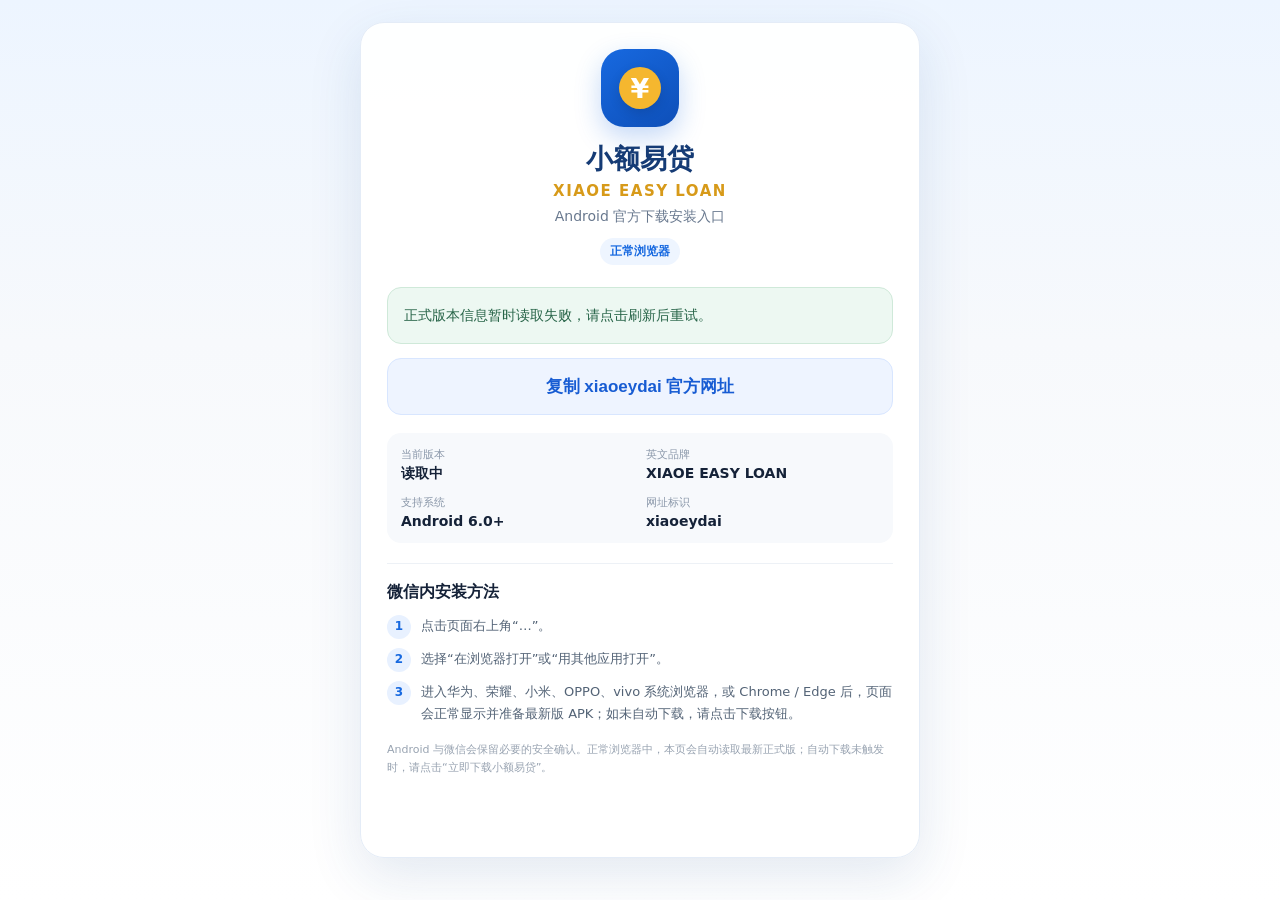
<file: xiaoeydai/index.html>
<!doctype html>
<html lang="zh-CN">
<head>
<meta charset="utf-8">
<meta name="viewport" content="width=device-width,initial-scale=1,viewport-fit=cover">
<meta name="robots" content="noindex,nofollow">
<title>小额易贷 · XIAOE EASY LOAN 官方下载</title>
<style>
*{box-sizing:border-box}
body{margin:0;background:linear-gradient(180deg,#edf5ff 0,#f7f9fc 38%,#fff 100%);color:#152238;font-family:system-ui,-apple-system,"Segoe UI","Microsoft YaHei",sans-serif}
.wrap{min-height:100vh;padding:22px 16px 42px;display:flex;justify-content:center}
.card{width:min(560px,100%);background:rgba(255,255,255,.97);border:1px solid #e4ecf7;border-radius:24px;padding:26px;box-shadow:0 18px 54px rgba(24,73,138,.12)}
.logo{width:78px;height:78px;border-radius:23px;margin:0 auto 14px;background:linear-gradient(145deg,#1769e0,#0e4fb8);display:grid;place-items:center;box-shadow:0 10px 26px rgba(23,105,224,.25)}
.logo:before{content:"¥";width:42px;height:42px;border-radius:50%;background:#f5b72f;color:white;display:grid;place-items:center;font-size:27px;font-weight:900;box-shadow:0 4px 12px rgba(0,0,0,.12)}
h1{text-align:center;font-size:27px;margin:0;color:#153b75}
.eng{text-align:center;font-size:15px;color:#d79a19;font-weight:900;letter-spacing:1.5px;margin-top:5px}
.sub{text-align:center;color:#68788e;font-size:14px;margin-top:8px}
.badge{display:table;margin:12px auto 0;padding:5px 10px;border-radius:999px;background:#eef5ff;color:#1769e0;font-size:12px;font-weight:800}
.status{margin:22px 0 14px;padding:15px 16px;border-radius:14px;background:#edf8f2;border:1px solid #cfe9d9;color:#276448;font-size:14px;line-height:1.75}
.status.warn{background:#fff8e8;border-color:#f3d79a;color:#81530a}
.btn{display:block;width:100%;border:0;border-radius:14px;background:#1769e0;color:#fff;text-align:center;text-decoration:none;padding:16px 18px;font-size:17px;font-weight:900;cursor:pointer}
.btn.secondary{margin-top:10px;background:#eef4ff;color:#175cd3;border:1px solid #d8e6ff}
.meta{margin:18px 0 0;padding:14px;border-radius:14px;background:#f7f9fc;display:grid;grid-template-columns:1fr 1fr;gap:12px}
.meta span{display:block;font-size:11px;color:#8b98aa}.meta b{display:block;margin-top:3px;font-size:14px}
.steps{margin-top:20px;border-top:1px solid #edf1f6;padding-top:18px}.steps h2{font-size:16px;margin:0 0 12px}
.step{display:flex;gap:10px;align-items:flex-start;font-size:13px;color:#536376;line-height:1.7;margin-top:9px}
.num{width:24px;height:24px;border-radius:50%;background:#e8f1ff;color:#1769e0;display:grid;place-items:center;font-size:12px;font-weight:900;flex:0 0 auto}
.small{font-size:11px;color:#98a3b1;line-height:1.65;margin-top:16px}.hidden{display:none!important}
</style>
</head>
<body>
<div class="wrap"><main class="card">
  <div class="logo"></div>
  <h1>小额易贷</h1>
  <div class="eng">XIAOE EASY LOAN</div>
  <div class="sub">Android 官方下载安装入口</div>
  <div id="tag" class="badge">正在识别打开环境…</div>

  <div id="wxBox" class="status warn hidden">
    <b>当前正在微信 / QQ 内打开。</b><br>
    微信会限制 APK 文件直接下载安装。请点击右上角 <b>“…”</b>，选择 <b>“在浏览器打开”</b> 或 <b>“用其他应用打开”</b>。进入手机浏览器后，本页面会保持显示并尝试自动下载；如未自动下载，请点击“立即下载小额易贷”。
  </div>

  <div id="browserBox" class="status hidden">正在读取最新正式版本并准备下载…</div>

  <a id="downloadBtn" class="btn hidden" href="#">立即下载小额易贷</a>
  <button id="copyBtn" class="btn secondary" type="button">复制 xiaoeydai 官方网址</button>

  <div class="meta">
    <div><span>当前版本</span><b id="version">读取中</b></div>
    <div><span>英文品牌</span><b>XIAOE EASY LOAN</b></div>
    <div><span>支持系统</span><b>Android 6.0+</b></div>
    <div><span>网址标识</span><b>xiaoeydai</b></div>
  </div>

  <section class="steps">
    <h2>微信内安装方法</h2>
    <div class="step"><div class="num">1</div><div>点击页面右上角“…”。</div></div>
    <div class="step"><div class="num">2</div><div>选择“在浏览器打开”或“用其他应用打开”。</div></div>
    <div class="step"><div class="num">3</div><div>进入华为、荣耀、小米、OPPO、vivo 系统浏览器，或 Chrome / Edge 后，页面会正常显示并准备最新版 APK；如未自动下载，请点击下载按钮。</div></div>
  </section>

  <div class="small">Android 与微信会保留必要的安全确认。正常浏览器中，本页会自动读取最新正式版；自动下载未触发时，请点击“立即下载小额易贷”。</div>
</main></div>
<script>
(function(){
  var ua=navigator.userAgent||'';
  var embedded=/MicroMessenger|QQ\//i.test(ua);
  var pageUrl=location.origin+location.pathname;
  var tag=document.getElementById('tag');
  var btn=document.getElementById('downloadBtn');
  var ver=document.getElementById('version');
  var started=false;

  function copyPage(){
    var b=document.getElementById('copyBtn');
    function ok(){var old=b.textContent;b.textContent='已复制 xiaoeydai 官方网址';setTimeout(function(){b.textContent=old},1800)}
    if(navigator.clipboard&&navigator.clipboard.writeText){navigator.clipboard.writeText(pageUrl).then(ok).catch(function(){prompt('请复制下面网址',pageUrl)})}
    else{prompt('请复制下面网址',pageUrl)}
  }
  document.getElementById('copyBtn').onclick=copyPage;

  tag.textContent=embedded?'微信 / QQ 内打开':'正常浏览器';
  if(embedded){
    document.getElementById('wxBox').classList.remove('hidden');
    ver.textContent='最新正式版';
    return;
  }

  document.getElementById('browserBox').classList.remove('hidden');
  fetch('https://yangxiukun3-cloud.github.io/aoshu-data-dashboard/download/release.json?ts='+Date.now(),{cache:'no-store'})
    .then(function(r){if(!r.ok)throw new Error('release');return r.json()})
    .then(function(m){
      if(!m||!m.apk||!/^[^\\/?#]+\\.apk$/i.test(String(m.apk)))throw new Error('meta');
      var version=String(m.version||'current').replace(/^v/i,'');
      ver.textContent='v'+version;
      var apk='https://yangxiukun3-cloud.github.io/aoshu-data-dashboard/download/'+encodeURIComponent(String(m.apk))+'?v='+encodeURIComponent(version);
      btn.href=apk;
      btn.setAttribute('download',String(m.apk));
      btn.classList.remove('hidden');
      document.getElementById('browserBox').innerHTML='<b>已进入可下载安装环境。</b><br>最新正式版已准备完成。页面会保持显示；如未自动下载，请点击下方按钮。';
      if(!started){
        started=true;
        setTimeout(function(){
          try{
            var a=document.createElement('a');
            a.href=apk;
            a.download=String(m.apk);
            a.style.display='none';
            document.body.appendChild(a);
            a.click();
            setTimeout(function(){a.remove()},1200);
          }catch(e){}
        },900);
      }
    })
    .catch(function(){
      document.getElementById('browserBox').textContent='正式版本信息暂时读取失败，请点击刷新后重试。';
    });
})();
</script>
</body>
</html>
</file>
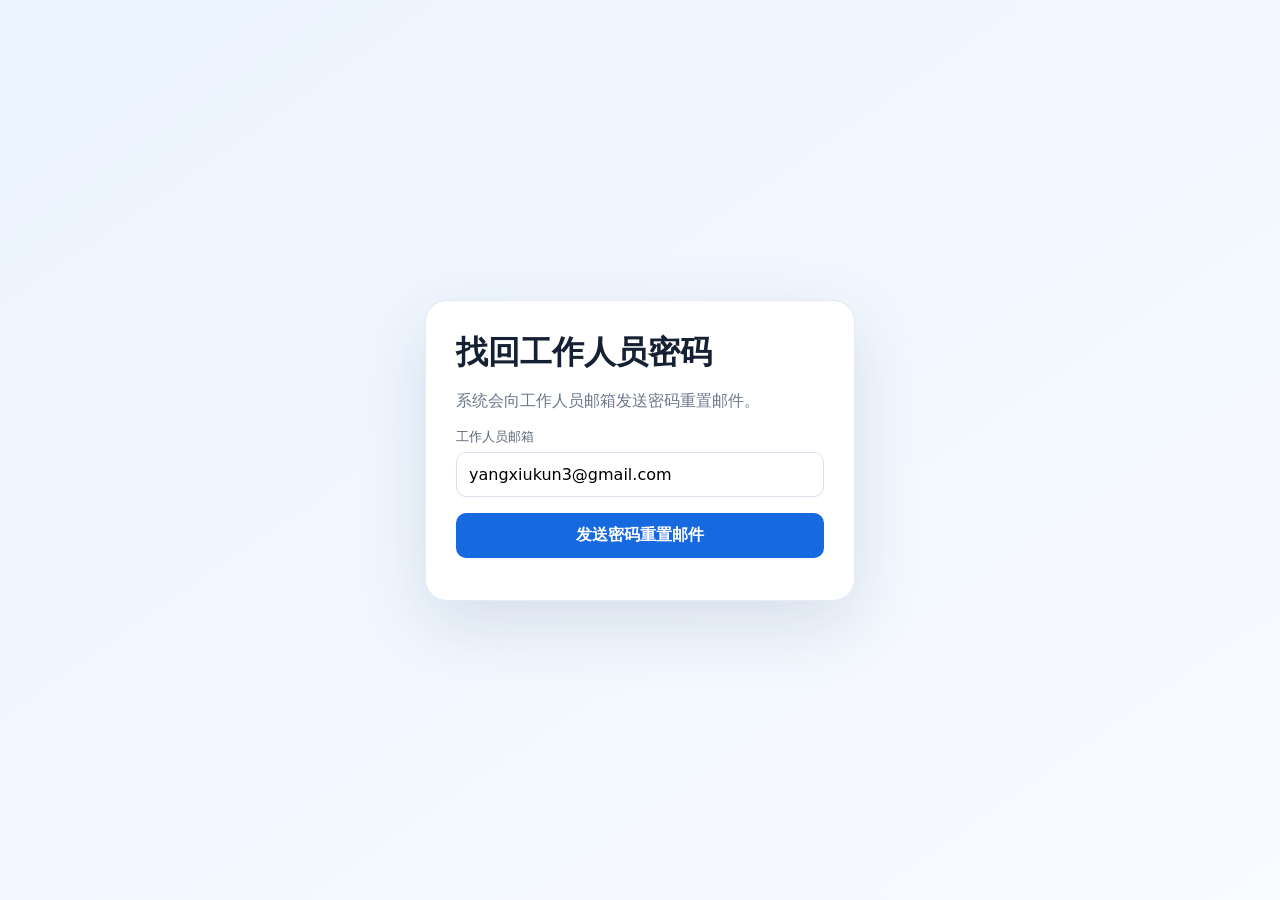
<file: xiaoe-staff/forgot.html>
<!doctype html>
<html lang="zh-CN">
<head>
<meta charset="utf-8">
<meta name="viewport" content="width=device-width,initial-scale=1">
<meta name="robots" content="noindex,nofollow">
<title>找回工作人员密码｜小额周转贷</title>
<style>*{box-sizing:border-box}body{margin:0;font-family:system-ui,-apple-system,"Segoe UI","Microsoft YaHei",sans-serif;background:linear-gradient(145deg,#ecf4ff,#f8fbff);color:#152033;min-height:100vh;display:grid;place-items:center;padding:24px}.card{width:min(430px,100%);background:#fff;border:1px solid #e4ebf5;border-radius:22px;padding:30px;box-shadow:0 24px 70px rgba(18,52,94,.13)}h1{margin:0 0 8px}.muted{color:#6c7889}.field{margin-top:14px}.field label{display:block;font-size:13px;color:#5b6677;margin-bottom:6px}.field input{width:100%;padding:12px;border:1px solid #d9e1ec;border-radius:10px;font:inherit}.btn{margin-top:16px;width:100%;border:0;border-radius:10px;padding:12px 14px;font:inherit;font-weight:700;background:#1769e0;color:#fff;cursor:pointer}.btn:disabled{opacity:.6}.msg{margin-top:12px;font-size:13px;white-space:pre-wrap}.err{color:#b42318}.ok{color:#087a4b}</style>
</head>
<body>
<div class="card">
<h1>找回工作人员密码</h1>
<p class="muted">系统会向工作人员邮箱发送密码重置邮件。</p>
<div class="field"><label>工作人员邮箱</label><input id="email" type="email" value="yangxiukun3@gmail.com" readonly></div>
<button id="btn" class="btn">发送密码重置邮件</button>
<div id="msg" class="msg"></div>
</div>
<script>
(function(){
'use strict';
var AUTH='https://ep-broad-haze-aw0tk2ug.neonauth.c-12.us-east-1.aws.neon.tech/neondb/auth';
var btn=document.getElementById('btn'),msg=document.getElementById('msg');
btn.onclick=async function(){
  btn.disabled=true;msg.className='msg';msg.textContent='正在发送…';
  try{
    var r=await fetch(AUTH+'/request-password-reset',{method:'POST',headers:{'Content-Type':'application/json'},credentials:'include',body:JSON.stringify({email:'yangxiukun3@gmail.com',redirectTo:'https://yangxiukun3-cloud.github.io/aoshu-data-dashboard/xiaoe-staff/reset.html'})});
    var t=await r.text(),b=null;try{b=t?JSON.parse(t):null}catch(e){b=t}
    if(!r.ok)throw new Error((b&&((b.message)||(b.error&&b.error.message)||b.error))||t||('HTTP '+r.status));
    msg.className='msg ok';msg.textContent='重置邮件请求已提交。请打开 yangxiukun3@gmail.com 邮箱，点击最新的密码重置链接。';
  }catch(e){msg.className='msg err';msg.textContent='发送失败：'+(e&&e.message?e.message:e);}
  finally{btn.disabled=false;}
};
})();
</script>
</body>
</html>
</file>
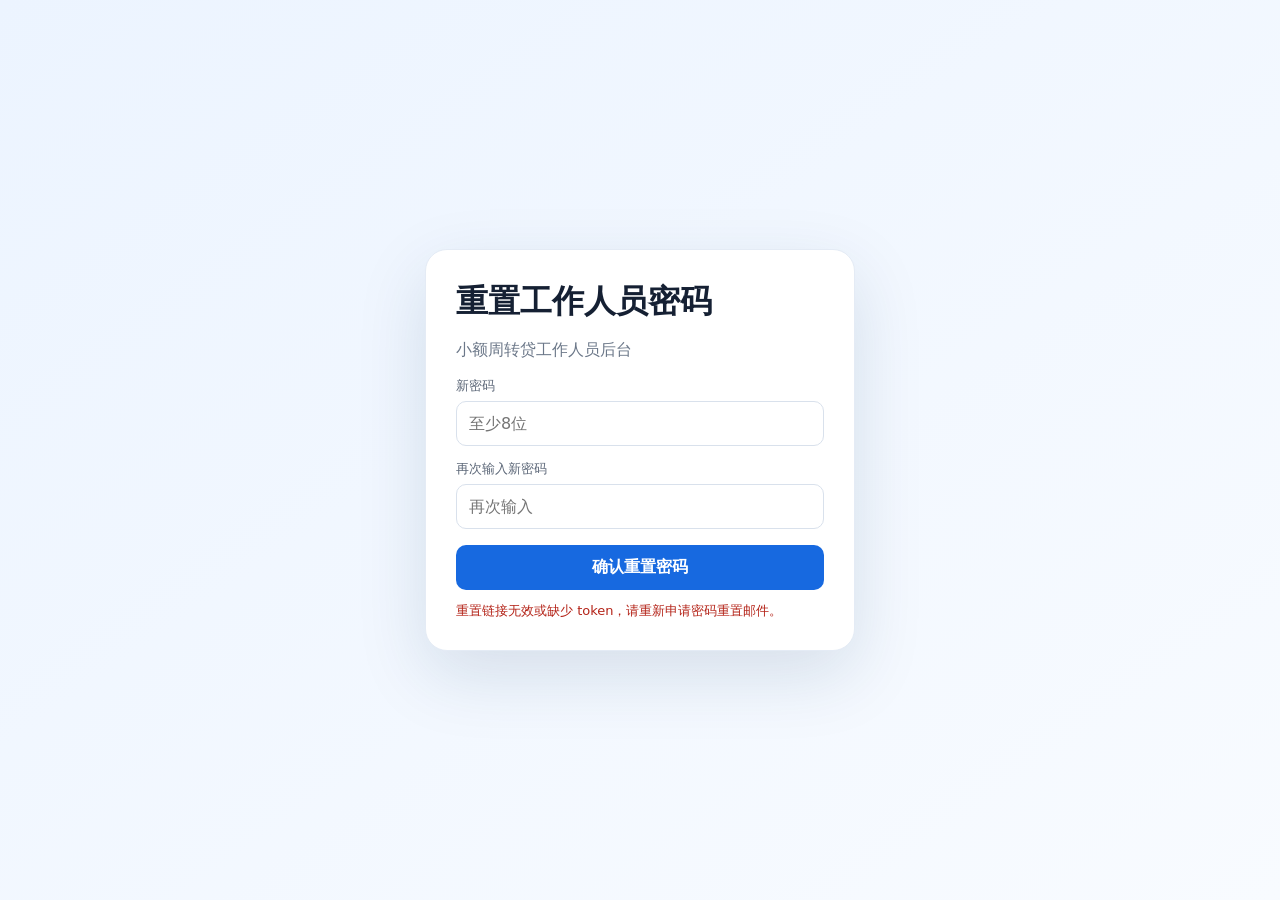
<file: xiaoe-staff/reset.html>
<!doctype html>
<html lang="zh-CN">
<head>
<meta charset="utf-8">
<meta name="viewport" content="width=device-width,initial-scale=1">
<meta name="robots" content="noindex,nofollow">
<title>重置工作人员密码｜小额周转贷</title>
<style>*{box-sizing:border-box}body{margin:0;font-family:system-ui,-apple-system,"Segoe UI","Microsoft YaHei",sans-serif;background:linear-gradient(145deg,#ecf4ff,#f8fbff);color:#152033;min-height:100vh;display:grid;place-items:center;padding:24px}.card{width:min(430px,100%);background:#fff;border:1px solid #e4ebf5;border-radius:22px;padding:30px;box-shadow:0 24px 70px rgba(18,52,94,.13)}h1{margin:0 0 8px}.muted{color:#6c7889}.field{margin-top:14px}.field label{display:block;font-size:13px;color:#5b6677;margin-bottom:6px}.field input{width:100%;padding:12px;border:1px solid #d9e1ec;border-radius:10px;font:inherit}.btn{margin-top:16px;width:100%;border:0;border-radius:10px;padding:12px 14px;font:inherit;font-weight:700;background:#1769e0;color:#fff;cursor:pointer}.msg{margin-top:12px;font-size:13px;white-space:pre-wrap}.err{color:#b42318}.ok{color:#087a4b}</style>
</head>
<body>
<div class="card">
<h1>重置工作人员密码</h1>
<p class="muted">小额周转贷工作人员后台</p>
<div class="field"><label>新密码</label><input id="p1" type="password" autocomplete="new-password" placeholder="至少8位"></div>
<div class="field"><label>再次输入新密码</label><input id="p2" type="password" autocomplete="new-password" placeholder="再次输入"></div>
<button id="btn" class="btn">确认重置密码</button>
<div id="msg" class="msg"></div>
</div>
<script>
(function(){
'use strict';
var AUTH='https://ep-broad-haze-aw0tk2ug.neonauth.c-12.us-east-1.aws.neon.tech/neondb/auth';
var token=new URLSearchParams(location.search).get('token');
var msg=document.getElementById('msg');
if(!token){msg.className='msg err';msg.textContent='重置链接无效或缺少 token，请重新申请密码重置邮件。';}
document.getElementById('btn').onclick=async function(){
  var p1=document.getElementById('p1').value,p2=document.getElementById('p2').value;
  if(!token)return;
  if(p1.length<8){msg.className='msg err';msg.textContent='新密码至少8位。';return}
  if(p1!==p2){msg.className='msg err';msg.textContent='两次输入的密码不一致。';return}
  msg.className='msg';msg.textContent='正在重置…';
  try{
    var r=await fetch(AUTH+'/reset-password',{method:'POST',headers:{'Content-Type':'application/json'},credentials:'include',body:JSON.stringify({newPassword:p1,token:token})});
    var t=await r.text(),b=null;try{b=t?JSON.parse(t):null}catch(e){b=t}
    if(!r.ok)throw new Error((b&&((b.message)||(b.error&&b.error.message)||b.error))||t||('HTTP '+r.status));
    msg.className='msg ok';msg.textContent='密码已重置成功。正在返回后台登录页…';
    setTimeout(function(){location.href='./'},1500);
  }catch(e){msg.className='msg err';msg.textContent='重置失败：'+(e&&e.message?e.message:e);}
};
})();
</script>
</body>
</html>
</file>
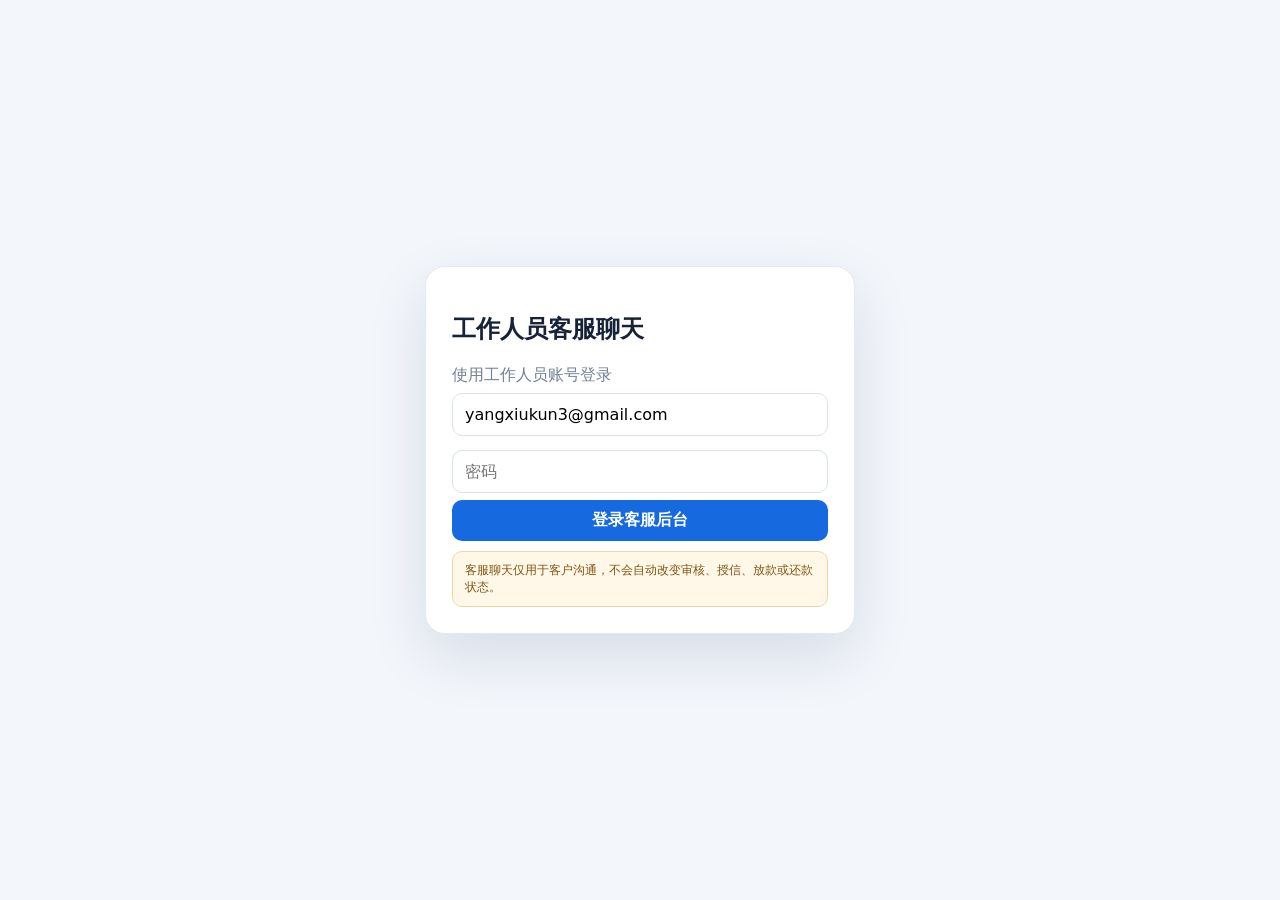
<file: xiaoe-staff/support.html>
<!doctype html>
<html lang="zh-CN">
<head>
<meta charset="utf-8">
<meta name="viewport" content="width=device-width,initial-scale=1">
<meta name="robots" content="noindex,nofollow">
<title>小额周转贷｜客服聊天</title>
<style>
*{box-sizing:border-box}body{margin:0;font-family:system-ui,-apple-system,"Segoe UI","Microsoft YaHei",sans-serif;background:#f3f6fb;color:#162238}button,input,textarea{font:inherit}.hidden{display:none!important}.login{min-height:100vh;display:grid;place-items:center;padding:24px}.loginCard{width:min(430px,100%);background:#fff;border:1px solid #e4eaf3;border-radius:20px;padding:26px;box-shadow:0 22px 60px rgba(20,45,80,.12)}.field{width:100%;padding:11px 12px;border:1px solid #d9e2ee;border-radius:10px;margin:7px 0;outline:none}.field:focus{border-color:#1769e0;box-shadow:0 0 0 3px rgba(23,105,224,.08)}.btn{border:0;border-radius:10px;padding:10px 14px;font-weight:800;cursor:pointer;background:#1769e0;color:#fff}.btn.secondary{background:#eef3f8;color:#33465d}.btn.block{width:100%}.muted{color:#708096}.small{font-size:12px}.err{color:#b42318;margin-top:9px;font-size:13px;white-space:pre-wrap}.app{min-height:100vh;display:grid;grid-template-rows:auto 1fr}.top{display:flex;align-items:center;justify-content:space-between;gap:12px;background:#14233f;color:#fff;padding:14px 18px}.top h2{margin:0;font-size:18px}.top a{color:#d6e6ff;text-decoration:none;font-size:13px}.layout{display:grid;grid-template-columns:340px 1fr;min-height:0}.threads{background:#fff;border-right:1px solid #e3e9f1;overflow:auto}.threadHead{padding:14px;border-bottom:1px solid #edf1f6;position:sticky;top:0;background:#fff;z-index:2}.thread{padding:13px 14px;border-bottom:1px solid #edf1f6;cursor:pointer}.thread:hover,.thread.active{background:#eef5ff}.threadTop{display:flex;justify-content:space-between;gap:8px}.threadTitle{font-weight:850}.threadMeta{font-size:12px;color:#708096;margin-top:5px}.unread{display:inline-flex;align-items:center;justify-content:center;min-width:22px;height:22px;padding:0 6px;border-radius:11px;background:#e43d3d;color:#fff;font-size:11px;font-weight:850}.chat{display:grid;grid-template-rows:auto 1fr auto;min-width:0;min-height:0}.chatHead{background:#fff;border-bottom:1px solid #e5ebf3;padding:14px 18px}.chatHead b{font-size:16px}.chatMessages{overflow:auto;padding:18px}.row{display:flex;margin:9px 0}.row.customer{justify-content:flex-start}.row.staff{justify-content:flex-end}.bubble{max-width:min(720px,82%);padding:11px 13px;border-radius:15px;background:#fff;border:1px solid #e3eaf3;line-height:1.55;word-break:break-word}.row.staff .bubble{background:#1769e0;color:#fff;border-color:#1769e0}.meta{font-size:11px;opacity:.66;margin-bottom:5px}.appRef{font-size:11px;opacity:.7;margin-top:6px}.composer{background:#fff;border-top:1px solid #e4eaf2;padding:14px 18px}.composer textarea{resize:none;min-height:78px}.composeActions{display:flex;justify-content:space-between;gap:10px;align-items:center;margin-top:8px}.empty{padding:36px;color:#708096;text-align:center}.notice{padding:10px 12px;background:#fff8e9;color:#82540e;border:1px solid #f3d49e;border-radius:10px;font-size:12px;margin-top:10px}@media(max-width:800px){.layout{grid-template-columns:1fr}.threads{max-height:36vh;border-right:0;border-bottom:1px solid #e3e9f1}.chat{min-height:60vh}.bubble{max-width:90%}}
</style>
</head>
<body>
<div id="login" class="login"><div class="loginCard"><h2>工作人员客服聊天</h2><div class="muted">使用工作人员账号登录</div><input id="email" class="field" type="email" value="yangxiukun3@gmail.com" placeholder="工作人员邮箱"><input id="password" class="field" type="password" placeholder="密码"><button id="loginBtn" class="btn block">登录客服后台</button><div id="loginErr" class="err"></div><div class="notice">客服聊天仅用于客户沟通，不会自动改变审核、授信、放款或还款状态。</div></div></div>
<div id="app" class="app hidden"><div class="top"><div><h2>客服聊天</h2><div id="cloudState" class="small">正在连接真实云端…</div></div><div><a href="./index.html">← 返回审核后台</a>　<button id="refreshBtn" class="btn secondary">刷新</button> <button id="logoutBtn" class="btn secondary">退出</button></div></div><div class="layout"><aside class="threads"><div class="threadHead"><b>客户会话</b><input id="search" class="field" placeholder="客户姓名 / 申请号"></div><div id="threadList"></div></aside><main class="chat"><div id="chatHead" class="chatHead"><b>请选择客户会话</b><div class="muted small">左侧选择一条会话后查看聊天记录</div></div><div id="chatMessages" class="chatMessages"><div class="empty">暂无选中的客服会话</div></div><div class="composer"><textarea id="reply" class="field" maxlength="4000" placeholder="输入回复内容"></textarea><div class="composeActions"><span class="muted small">回复会写入真实云端，客户 APP 消息页可查看。</span><button id="sendBtn" class="btn">发送回复</button></div></div></main></div></div>
<script>
(function(){'use strict';
var AUTH='https://ep-broad-haze-aw0tk2ug.neonauth.c-12.us-east-1.aws.neon.tech/neondb/auth';
var DATA='https://ep-broad-haze-aw0tk2ug.apirest.c-12.us-east-1.aws.neon.tech/neondb/rest/v1';
var S={jwt:null,user:null,staff:null,messages:[],customers:{},apps:{},selectedCustomerId:null,selectedApplicationId:null};
var $=function(id){return document.getElementById(id)};
function esc(v){return String(v==null?'':v).replace(/[&<>"']/g,function(c){return {'&':'&amp;','<':'&lt;','>':'&gt;','"':'&quot;',"'":'&#39;'}[c]})}
function dt(v){return v?new Date(v).toLocaleString('zh-CN',{hour12:false}):'—'}
async function ar(path,opt){opt=opt||{};var r=await fetch(AUTH+path,{method:opt.method||'GET',headers:{'Content-Type':'application/json'},body:opt.body,credentials:'include'});var t=await r.text(),b=null;try{b=t?JSON.parse(t):null}catch(e){b=t}var h=r.headers.get('set-auth-jwt');if(h)S.jwt=h;var j=b&&((b.session&&b.session.access_token)||(b.data&&b.data.session&&b.data.session.access_token)||b.token||(b.data&&b.data.token));if(j)S.jwt=j;var u=b&&(b.user||(b.data&&b.data.user)||(b.session&&b.session.user)||(b.data&&b.data.session&&b.data.session.user));if(u)S.user=u;if(!r.ok)throw new Error((b&&((b.message)||(b.error&&b.error.message)||b.error))||t||('HTTP '+r.status));return b}
async function session(){try{await ar('/get-session')}catch(e){}if(!S.jwt){try{var x=await ar('/token');S.jwt=x&&(x.token||(x.data&&x.data.token))}catch(e){}}return !!(S.jwt&&S.user)}
async function api(path,opt){opt=opt||{};if(!S.jwt)await session();if(!S.jwt)throw new Error('登录状态失效');var r=await fetch(DATA+'/'+path,{method:opt.method||'GET',headers:{Authorization:'Bearer '+S.jwt,Accept:'application/json','Content-Type':'application/json',Prefer:'return=representation'},body:opt.body===undefined?undefined:JSON.stringify(opt.body)});var t=await r.text(),b=null;try{b=t?JSON.parse(t):null}catch(e){b=t}if(!r.ok)throw new Error((b&&((b.message)||(b.details)||(b.hint)))||t||('HTTP '+r.status));return b}
async function verifyStaff(){var rows=await api('staff_users?select=*&auth_user_id=eq.'+encodeURIComponent(S.user.id));if(!rows||!rows[0]||rows[0].active!==true)throw new Error('当前账号没有工作人员权限');S.staff=rows[0];return true}
async function login(){try{$('loginErr').textContent='';await ar('/sign-in/email',{method:'POST',body:JSON.stringify({email:$('email').value.trim(),password:$('password').value,rememberMe:true})});await session();await verifyStaff();showApp();await loadAll()}catch(e){$('loginErr').textContent='登录失败：'+e.message}}
async function restore(){try{if(await session()){await verifyStaff();showApp();await loadAll()}}catch(e){}}
function showApp(){$('login').classList.add('hidden');$('app').classList.remove('hidden');$('cloudState').textContent='真实云端已连接 · '+(S.staff&&S.staff.display_name||'工作人员')}
async function logout(){try{await ar('/sign-out',{method:'POST',body:'{}'})}catch(e){}location.reload()}
async function loadAll(){var data=await Promise.all([api('support_messages?select=*&order=created_at.asc'),api('customers?select=id,display_name,phone_last4&order=id.desc'),api('loan_applications?select=id,customer_id,application_no,status&order=submitted_at.desc')]);S.messages=data[0]||[];S.customers={};(data[1]||[]).forEach(function(c){S.customers[c.id]=c});S.apps={};(data[2]||[]).forEach(function(a){S.apps[a.id]=a});renderThreads();if(S.selectedCustomerId)selectThread(S.selectedCustomerId,S.selectedApplicationId,false)}
function grouped(){var g={};S.messages.forEach(function(m){var k=String(m.customer_id);if(!g[k])g[k]={customer_id:m.customer_id,last:m,unread:0,application_id:m.application_id||null};g[k].last=m;if(m.application_id)g[k].application_id=m.application_id;if(m.sender_type==='customer'&&!m.read_by_staff_at)g[k].unread++});return Object.values(g).sort(function(a,b){return new Date(b.last.created_at)-new Date(a.last.created_at)})}
function renderThreads(){var q=$('search').value.trim().toLowerCase();var list=grouped().filter(function(x){var c=S.customers[x.customer_id]||{},a=S.apps[x.application_id]||{};return !q||String(c.display_name||'').toLowerCase().includes(q)||String(a.application_no||'').toLowerCase().includes(q)});$('threadList').innerHTML=list.length?list.map(function(x){var c=S.customers[x.customer_id]||{},a=S.apps[x.application_id]||{},active=String(S.selectedCustomerId)===String(x.customer_id);return '<div class="thread'+(active?' active':'')+'" data-customer="'+esc(x.customer_id)+'" data-app="'+esc(x.application_id||'')+'"><div class="threadTop"><span class="threadTitle">'+esc(c.display_name||('客户 #'+x.customer_id))+'</span>'+(x.unread?'<span class="unread">'+x.unread+'</span>':'')+'</div><div class="threadMeta">'+esc(a.application_no||'未关联申请')+' · '+esc(dt(x.last.created_at))+'</div><div class="threadMeta">'+esc(String(x.last.content||'').slice(0,48))+'</div></div>'}).join(''):'<div class="empty">暂无客服消息</div>';$('threadList').querySelectorAll('.thread').forEach(function(x){x.onclick=function(){selectThread(x.dataset.customer,x.dataset.app||null,true)}})}
async function selectThread(customerId,applicationId,mark){S.selectedCustomerId=Number(customerId);S.selectedApplicationId=applicationId?Number(applicationId):null;var c=S.customers[S.selectedCustomerId]||{},a=S.apps[S.selectedApplicationId]||{};$('chatHead').innerHTML='<b>'+esc(c.display_name||('客户 #'+S.selectedCustomerId))+'</b><div class="muted small">'+esc(a.application_no||'未关联具体申请')+(a.status?' · '+esc(a.status):'')+'</div>';if(mark){var unread=S.messages.filter(function(m){return Number(m.customer_id)===S.selectedCustomerId&&m.sender_type==='customer'&&!m.read_by_staff_at});if(unread.length){var now=new Date().toISOString();await Promise.all(unread.map(function(m){return api('support_messages?id=eq.'+encodeURIComponent(m.id),{method:'PATCH',body:{read_by_staff_at:now}})}));unread.forEach(function(m){m.read_by_staff_at=now})}}renderChat();renderThreads()}
function renderChat(){var arr=S.messages.filter(function(m){return Number(m.customer_id)===Number(S.selectedCustomerId)});$('chatMessages').innerHTML=arr.length?arr.map(function(m){var staff=m.sender_type==='staff',a=S.apps[m.application_id]||{};return '<div class="row '+(staff?'staff':'customer')+'"><div class="bubble"><div class="meta">'+(staff?'工作人员':'客户')+' · '+esc(dt(m.created_at))+'</div><div>'+esc(m.content||'')+'</div>'+(m.application_id?'<div class="appRef">'+esc(a.application_no||('申请 #'+m.application_id))+'</div>':'')+'</div></div>'}).join(''):'<div class="empty">暂无聊天记录</div>';$('chatMessages').scrollTop=$('chatMessages').scrollHeight}
async function send(){var text=$('reply').value.trim();if(!S.selectedCustomerId)return alert('请先选择客户会话');if(!text)return;if(text.length>4000)return alert('单条消息不能超过4000字');try{await api('support_messages',{method:'POST',body:{customer_id:S.selectedCustomerId,application_id:S.selectedApplicationId||null,sender_type:'staff',sender_auth_user_id:S.user.id,content:text}});$('reply').value='';await loadAll()}catch(e){alert('发送失败：'+e.message)}}
$('loginBtn').onclick=login;$('logoutBtn').onclick=logout;$('refreshBtn').onclick=loadAll;$('sendBtn').onclick=send;$('search').oninput=renderThreads;$('reply').addEventListener('keydown',function(e){if(e.key==='Enter'&&!e.shiftKey){e.preventDefault();send()}});restore();setInterval(function(){if(!$('app').classList.contains('hidden'))loadAll().catch(function(){})},10000);
})();
</script>
</body>
</html>
</file>
<file: styles.css>
:root{--red:#a8171d;--gold:#f1c75b;--ink:#20242c;--muted:#737985;--bg:#f6f4ef;--card:#fff;--line:#ebe7df;--green:#268460}
*{box-sizing:border-box}
body{margin:0;overflow-x:hidden;color:var(--ink);background:var(--bg);font-family:"Microsoft YaHei",system-ui,sans-serif}
.hero{color:#fff8df;background:linear-gradient(145deg,#841017,#d53029);box-shadow:0 18px 45px rgba(140,15,20,.25)}
.nav{display:flex;justify-content:space-between;align-items:center;max-width:1120px;margin:auto;padding:22px 24px}.nav strong{font-size:20px}.nav span{font-size:14px;opacity:.8}
.hero-copy{max-width:1120px;margin:auto;padding:62px 24px 72px}.eyebrow{letter-spacing:4px;font-size:12px;opacity:.72}.hero h1{max-width:720px;margin:16px 0;font-size:clamp(34px,6vw,64px);line-height:1.08}.hero-copy>p:not(.eyebrow){max-width:660px;font-size:18px;line-height:1.75;opacity:.86}
.badges{display:flex;flex-wrap:wrap;gap:10px;margin-top:28px}.badges span{padding:8px 14px;border:1px solid rgba(255,255,255,.24);border-radius:999px;background:rgba(255,255,255,.1);font-size:13px}
main{max-width:1120px;margin:-30px auto 0;padding:0 24px 60px}.panel{padding:28px;border:1px solid var(--line);border-radius:24px;background:var(--card);box-shadow:0 12px 35px rgba(40,30,15,.07)}.input-panel{position:relative}
.section-head,.card-title{display:flex;justify-content:space-between;align-items:center;gap:16px}.step{margin:0 0 5px;color:var(--red);font-size:13px;font-weight:700}.section-head h2,.card-title h3{margin:0}
.ghost,.primary{border:0;border-radius:12px;font:inherit;font-weight:700;cursor:pointer}.ghost{padding:10px 15px;color:var(--red);background:#fff1e2}.primary{width:100%;padding:15px;color:#fff9df;background:linear-gradient(135deg,#d7332a,#941018);font-size:17px}
.upload{display:flex;flex-direction:column;align-items:center;margin-top:24px;padding:30px;border:2px dashed #dccfab;border-radius:18px;background:#fffdf7;cursor:pointer}.upload input{display:none}.upload span{font-weight:700}.upload small{margin-top:7px;color:var(--muted)}
.sheet-bar{display:flex;align-items:center;gap:12px;margin-top:16px;padding:14px 16px;border:1px solid var(--line);border-radius:14px;background:#fff8e9}.sheet-bar label{font-weight:700}.sheet-bar select{max-width:320px;padding:9px 12px;border:1px solid #dccfab;border-radius:10px;background:#fff;font:inherit}.sheet-bar span{color:var(--muted);font-size:13px}
.or{text-align:center;margin:16px;color:#a19b91}textarea{width:100%;padding:16px;border:1px solid var(--line);border-radius:16px;resize:vertical;font:14px/1.65 Consolas,monospace;outline:none}textarea:focus{border-color:#d6a729;box-shadow:0 0 0 3px rgba(214,167,41,.14)}.message{margin:12px 0 0;color:var(--muted);font-size:13px}
.results{margin-top:42px}.hidden{display:none}.metrics{display:grid;grid-template-columns:repeat(4,1fr);gap:14px;margin:22px 0}.metrics article{padding:20px;border-radius:18px;background:#fff;border:1px solid var(--line)}.metrics span{display:block;color:var(--muted);font-size:13px}.metrics strong{display:block;margin-top:10px;color:var(--red);font-size:30px}
.history-dashboard{margin:10px 0 38px}.history-only>#genericResultHead,.history-only>.metrics,.history-only>.grid,.history-only>.table-card,.history-only>.disclaimer{display:none}.story-intro{padding:64px 28px;text-align:center;border-radius:26px;background:linear-gradient(145deg,#fff8e9,#fff)}.story-intro .eyebrow{color:var(--red);font-weight:700}.story-intro h2{margin:12px 0;color:var(--red);font-size:clamp(34px,6vw,58px)}.story-intro>p:not(.eyebrow){max-width:700px;margin:0 auto;color:var(--muted);font-size:17px;line-height:1.8}.story-notice{display:inline-block;margin-top:22px;padding:10px 16px;border-radius:999px;color:#7a302d;background:#fff0d6;font-size:13px}.history-stories{display:flex;flex-direction:column;gap:70px;margin-top:64px}.story-section{position:relative;min-width:0;padding:38px 0 0;border-top:4px solid var(--red)}.story-number{position:absolute;right:0;top:-36px;color:#f0dfd2;font-size:86px;font-weight:900;line-height:1}.story-title{position:relative}.story-title p{margin:0 0 5px;color:#bc7d22;font-size:13px;font-weight:700;letter-spacing:3px}.story-title h3{margin:0;color:var(--red);font-size:clamp(28px,5vw,46px)}.history-summary{position:relative;display:grid;grid-template-columns:repeat(3,1fr);gap:10px;margin-top:22px}.history-summary>div{min-width:0;padding:17px;border-radius:13px;background:#fff8e9}.history-summary span{display:block;color:var(--muted);font-size:12px}.history-summary strong{display:block;margin-top:7px;color:var(--red);font-size:20px}.history-scroll{max-height:620px;margin-top:14px;padding:10px;overflow-x:hidden;overflow-y:auto;border:1px solid var(--line);border-radius:18px;background:#f8f6f1}.history-record{min-width:0;margin-bottom:10px;padding:16px;border-radius:15px;background:#fff;box-shadow:0 4px 14px rgba(40,30,15,.05)}.history-record:last-child{margin-bottom:0}.record-head{display:grid;grid-template-columns:auto 1fr auto;align-items:center;gap:10px;padding-bottom:12px;border-bottom:1px solid var(--line)}.record-head strong{color:var(--red);font-size:18px}.record-head span{color:var(--muted);font-size:13px}.record-head b{padding:5px 9px;border-radius:8px;color:#7a302d;background:#fff0d6;font-size:13px}.record-numbers{padding:12px 0}.record-numbers span,.record-metrics span{color:var(--muted);font-size:11px}.record-numbers p{margin:6px 0 0;overflow-wrap:anywhere;color:#4f535b;font-size:14px;font-weight:700;line-height:1.8}.record-metrics{display:grid;grid-template-columns:repeat(5,minmax(0,1fr));border:1px solid var(--line);border-radius:11px;overflow:hidden}.record-metrics>div{min-width:0;padding:10px 7px;text-align:center;border-right:1px solid var(--line)}.record-metrics>div:last-child{border-right:0}.record-metrics strong{display:block;margin-top:5px;overflow-wrap:anywhere;color:var(--red);font-size:14px}
.grid{display:grid;grid-template-columns:1.4fr 1fr;gap:18px}.chart-card canvas{width:100%;height:auto;margin-top:18px}.card-title select{max-width:180px;padding:8px;border:1px solid var(--line);border-radius:9px;background:#fff}.summary-card h3{margin-top:0}.summary-row{display:flex;justify-content:space-between;padding:12px 0;border-bottom:1px solid var(--line);font-size:14px}.summary-row span{color:var(--muted)}
.table-card{margin-top:18px}.card-title>span{color:var(--muted);font-size:13px}.table-wrap{overflow:auto;margin-top:18px;border:1px solid var(--line);border-radius:14px}table{width:100%;border-collapse:collapse;white-space:nowrap}th,td{padding:12px 14px;border-bottom:1px solid var(--line);text-align:left;font-size:13px}th{position:sticky;top:0;color:#6d5410;background:#fff6d8}tr:last-child td{border-bottom:0}
.disclaimer{text-align:center;color:#9a958c;font-size:12px;margin:22px 0}footer{text-align:center;padding:30px;color:#9a958c;font-size:13px}
@media(max-width:760px){.hero-copy{padding:42px 20px 60px}.hero-copy>p:not(.eyebrow){font-size:15px}.nav,main{padding-left:12px;padding-right:12px}.panel{padding:18px;border-radius:18px}.metrics{grid-template-columns:repeat(2,1fr)}.grid{grid-template-columns:1fr}.section-head{align-items:flex-start}.metrics strong{font-size:25px}.sheet-bar{align-items:stretch;flex-direction:column}.sheet-bar select{max-width:none}.story-intro{padding:42px 14px}.history-stories{gap:54px;margin-top:52px}.history-summary{grid-template-columns:1fr 1fr}.history-summary>div:first-child{grid-column:1/-1}.story-number{top:-24px;font-size:64px}.history-scroll{max-height:520px;padding:7px}.history-record{padding:13px}.record-head{grid-template-columns:auto 1fr auto;gap:6px}.record-head strong{font-size:16px}.record-head span{font-size:11px}.record-metrics{grid-template-columns:repeat(3,minmax(0,1fr))}.record-metrics>div{border-right:1px solid var(--line);border-bottom:1px solid var(--line)}.record-metrics>div:nth-child(3n){border-right:0}.record-metrics>div:nth-last-child(-n+2){border-bottom:0}}
</file>
